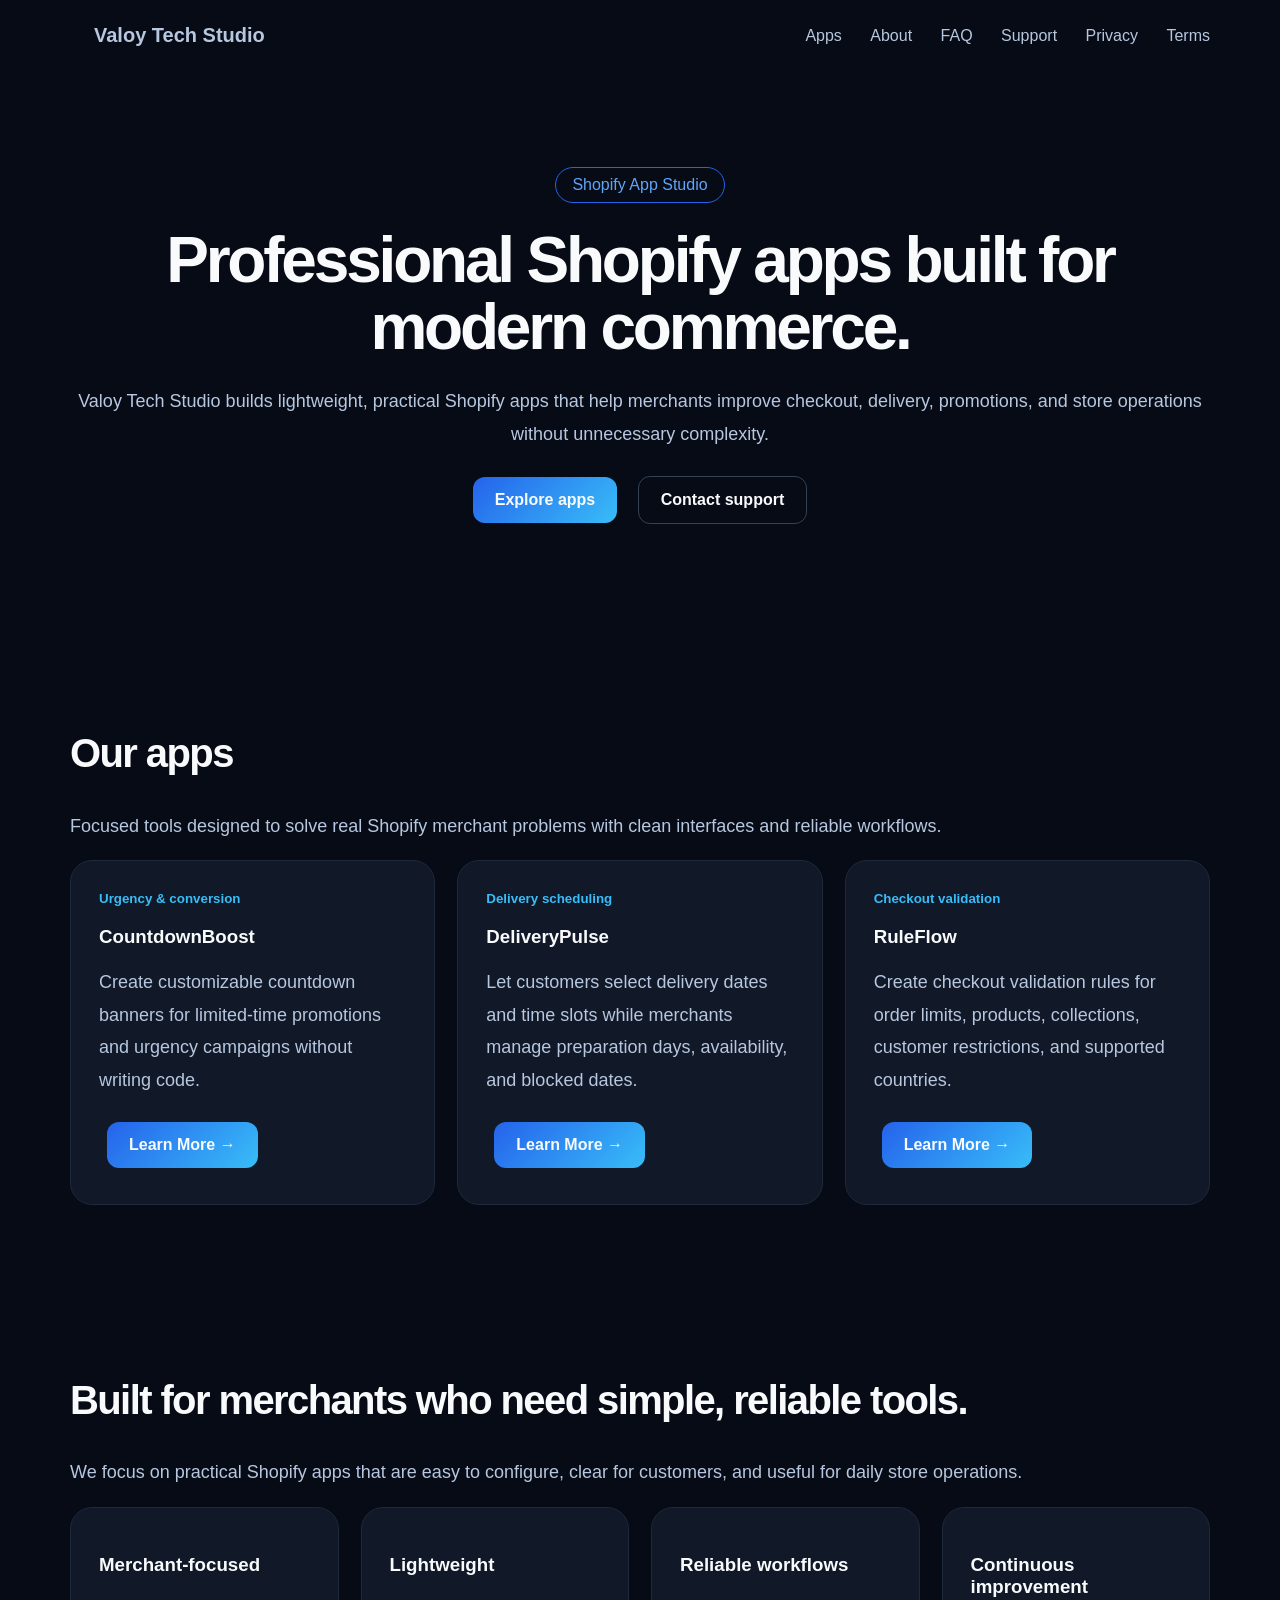
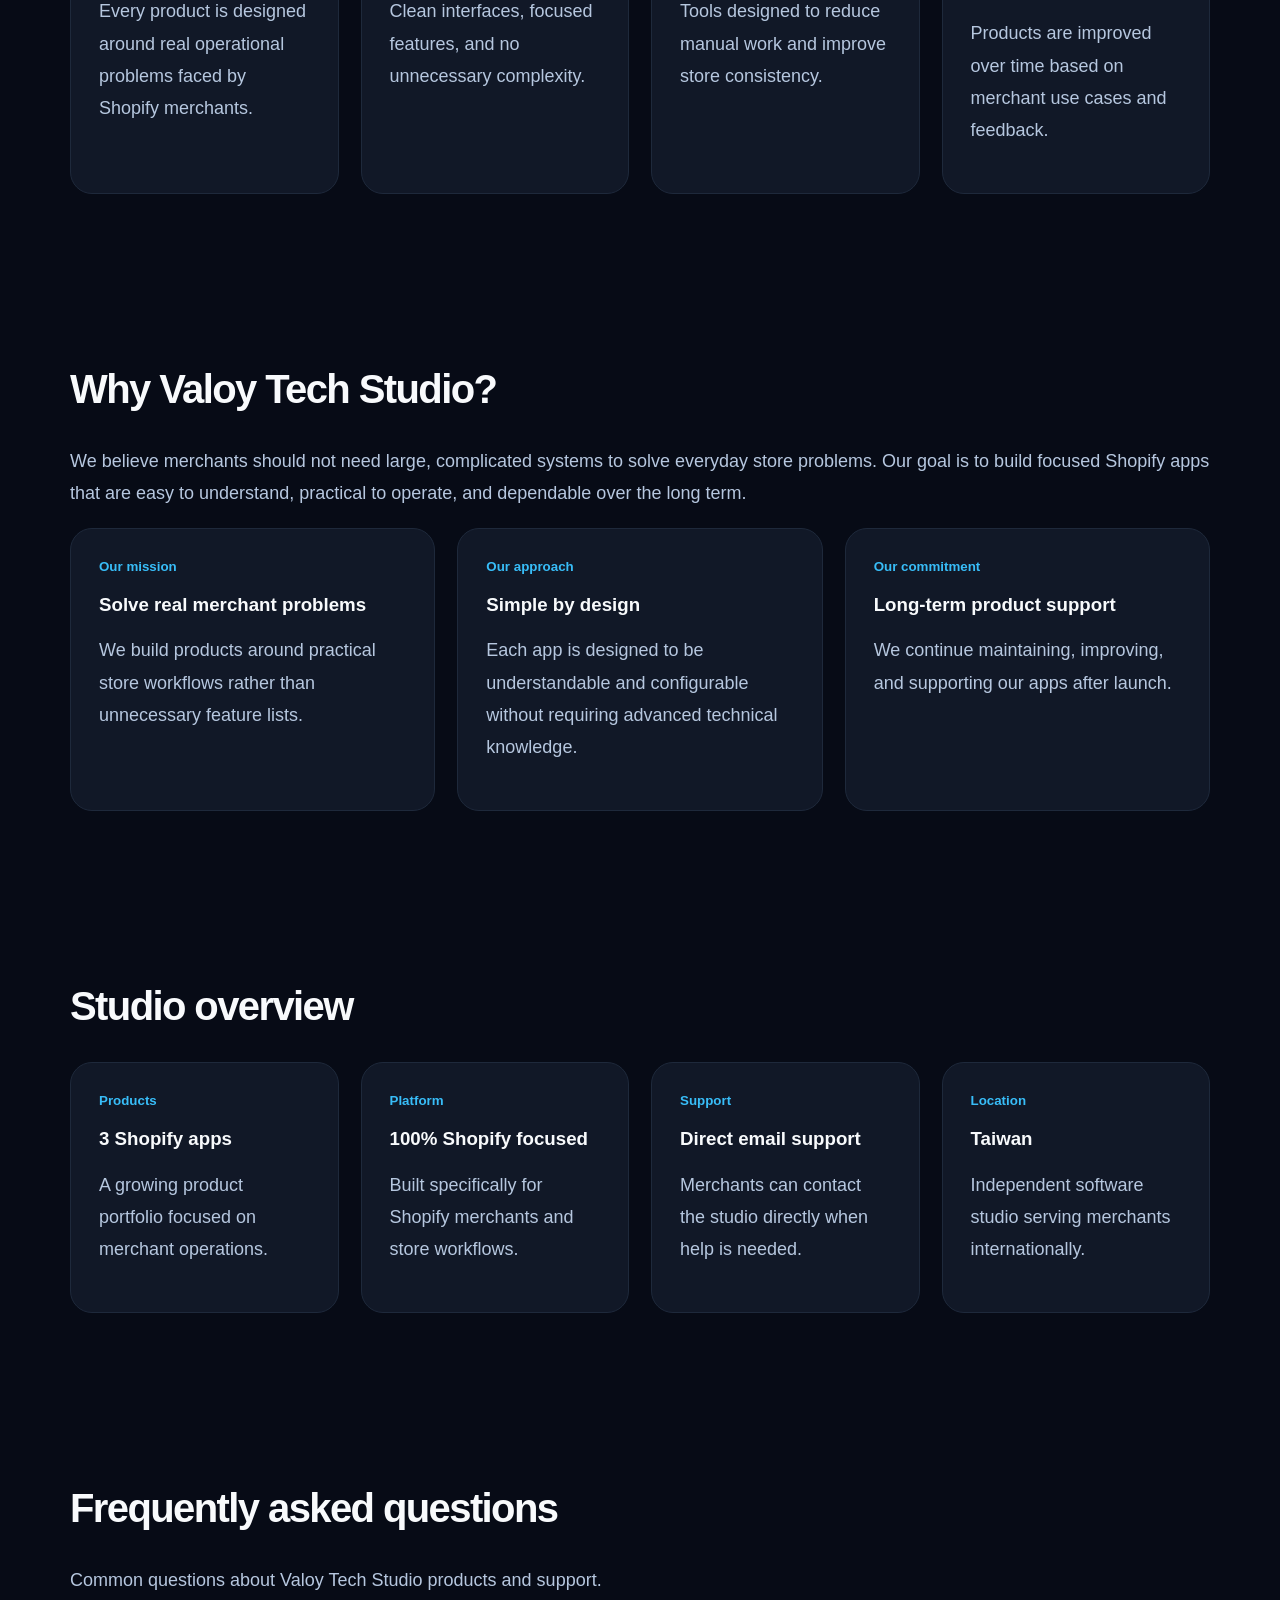
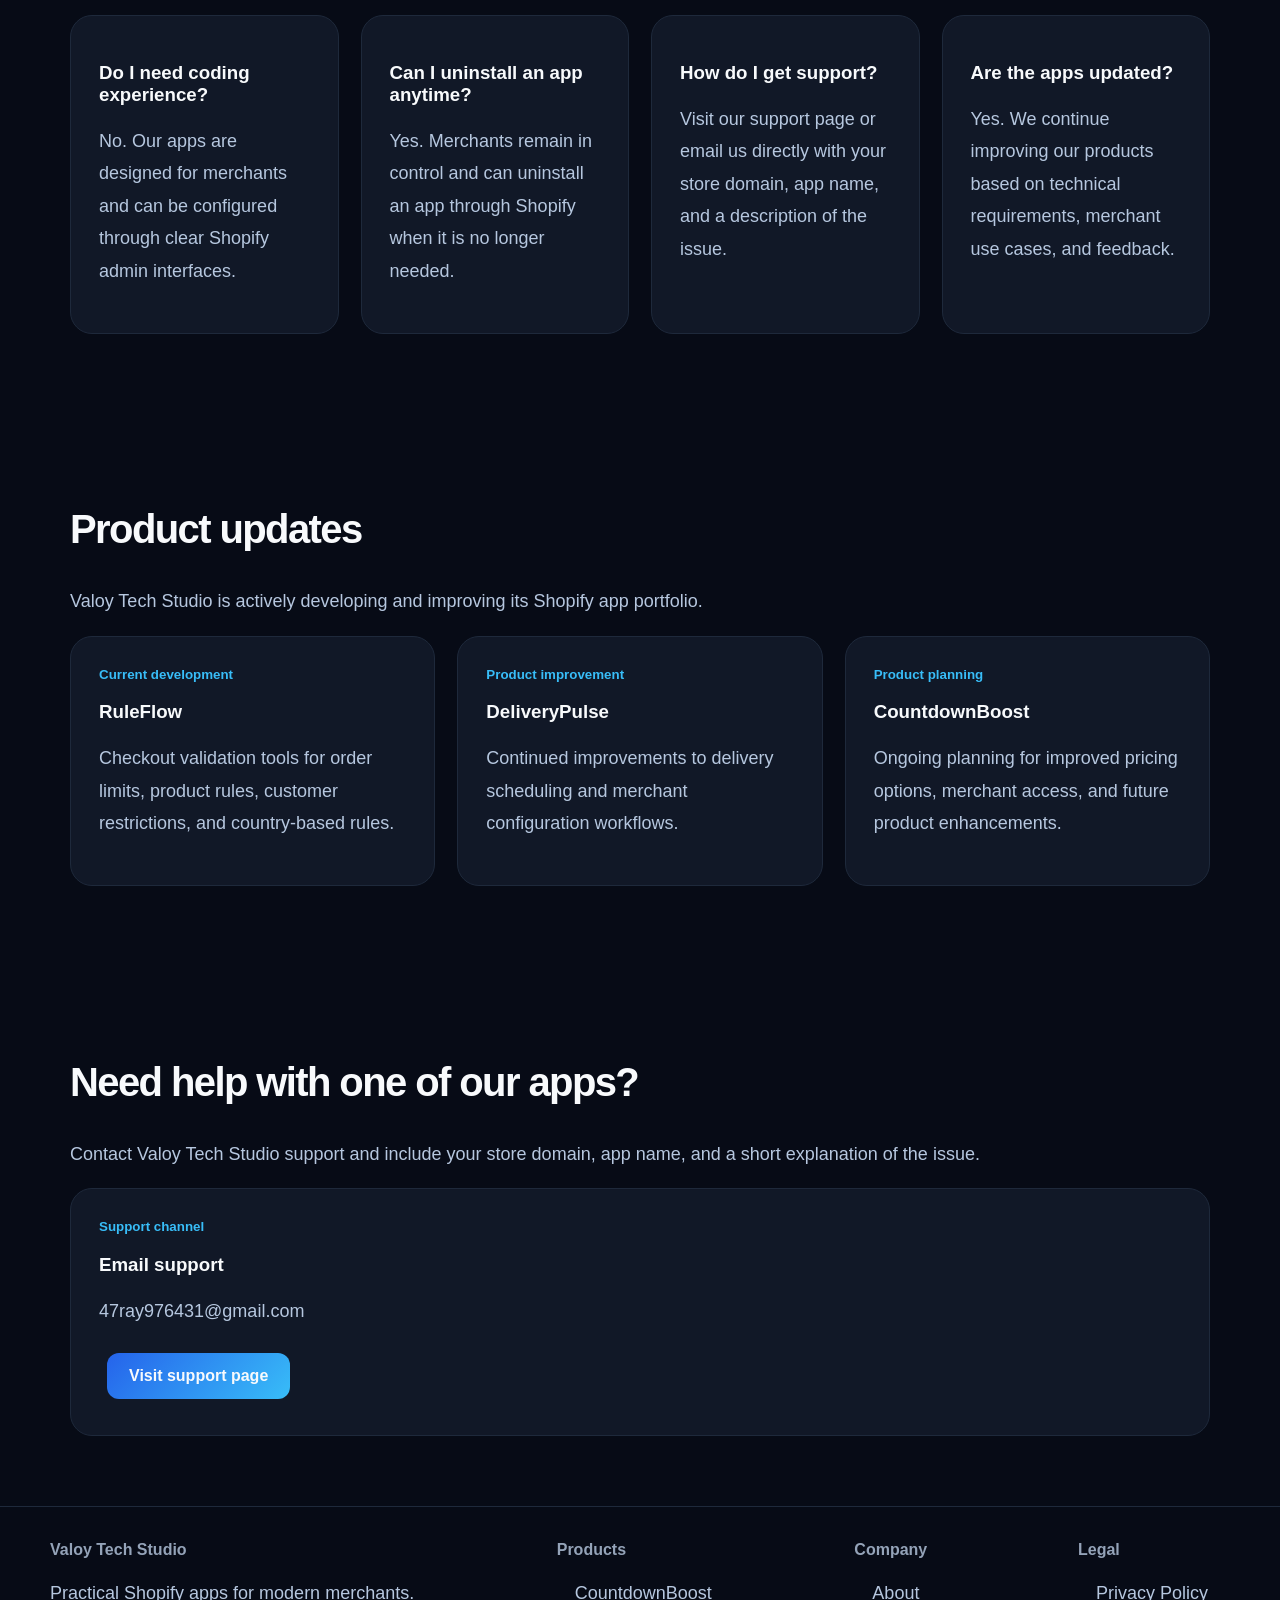
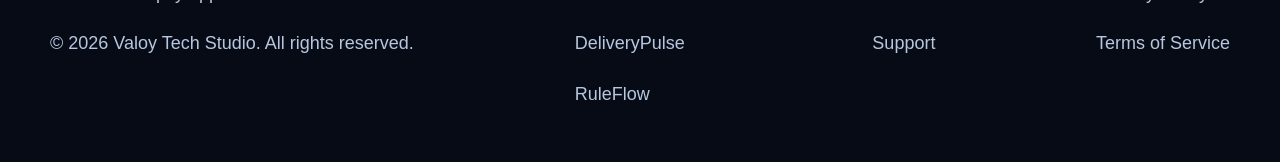
<file: index.html>
<!DOCTYPE html>
<html lang="en">
<head>
  <meta charset="UTF-8">
  <meta
    name="viewport"
    content="width=device-width, initial-scale=1.0"
  >

  <meta
    name="description"
    content="Valoy Tech Studio builds practical Shopify apps for checkout, delivery, promotions, and store operations."
  >

  <title>Valoy Tech Studio | Shopify App Studio</title>

  <link rel="stylesheet" href="assets/style.css">
</head>

<body>

  <!-- Navigation -->
  <nav class="nav">
    <a class="logo" href="index.html">
      Valoy Tech Studio
    </a>

    <div>
      <a href="#apps">Apps</a>
      <a href="about.html">About</a>
      <a href="#faq">FAQ</a>
      <a href="support.html">Support</a>
      <a href="privacy.html">Privacy</a>
      <a href="terms.html">Terms</a>
    </div>
  </nav>


  <!-- Hero -->
  <header class="hero">
    <div class="badge">
      Shopify App Studio
    </div>

    <h1>
      Professional Shopify apps built for modern commerce.
    </h1>

    <p>
      Valoy Tech Studio builds lightweight, practical Shopify apps
      that help merchants improve checkout, delivery, promotions,
      and store operations without unnecessary complexity.
    </p>

    <a class="btn primary" href="#apps">
      Explore apps
    </a>

    <a class="btn secondary" href="support.html">
      Contact support
    </a>
  </header>


  <!-- Products -->
  <section class="section" id="apps">
    <h2>Our apps</h2>

    <p>
      Focused tools designed to solve real Shopify merchant problems
      with clean interfaces and reliable workflows.
    </p>

    <div class="grid">

      <article class="card">
        <small>Urgency &amp; conversion</small>

        <h3>CountdownBoost</h3>

        <p>
          Create customizable countdown banners for limited-time
          promotions and urgency campaigns without writing code.
        </p>

        <a class="btn primary" href="countdownboost.html">
          Learn More →
        </a>
      </article>


      <article class="card">
        <small>Delivery scheduling</small>

        <h3>DeliveryPulse</h3>

        <p>
          Let customers select delivery dates and time slots while
          merchants manage preparation days, availability, and
          blocked dates.
        </p>

        <a class="btn primary" href="deliverypulse.html">
          Learn More →
        </a>
      </article>


      <article class="card">
        <small>Checkout validation</small>

        <h3>RuleFlow</h3>

        <p>
          Create checkout validation rules for order limits,
          products, collections, customer restrictions, and
          supported countries.
        </p>

        <a class="btn primary" href="ruleflow.html">
          Learn More →
        </a>
      </article>

    </div>
  </section>


  <!-- Why Valoy -->
  <section class="section">
    <h2>
      Built for merchants who need simple, reliable tools.
    </h2>

    <p>
      We focus on practical Shopify apps that are easy to configure,
      clear for customers, and useful for daily store operations.
    </p>

    <div class="grid">

      <article class="card">
        <h3>Merchant-focused</h3>

        <p>
          Every product is designed around real operational problems
          faced by Shopify merchants.
        </p>
      </article>


      <article class="card">
        <h3>Lightweight</h3>

        <p>
          Clean interfaces, focused features, and no unnecessary
          complexity.
        </p>
      </article>


      <article class="card">
        <h3>Reliable workflows</h3>

        <p>
          Tools designed to reduce manual work and improve store
          consistency.
        </p>
      </article>


      <article class="card">
        <h3>Continuous improvement</h3>

        <p>
          Products are improved over time based on merchant use cases
          and feedback.
        </p>
      </article>

    </div>
  </section>


  <!-- Mission -->
  <section class="section">
    <h2>Why Valoy Tech Studio?</h2>

    <p>
      We believe merchants should not need large, complicated systems
      to solve everyday store problems. Our goal is to build focused
      Shopify apps that are easy to understand, practical to operate,
      and dependable over the long term.
    </p>

    <div class="grid">

      <article class="card">
        <small>Our mission</small>

        <h3>Solve real merchant problems</h3>

        <p>
          We build products around practical store workflows rather
          than unnecessary feature lists.
        </p>
      </article>


      <article class="card">
        <small>Our approach</small>

        <h3>Simple by design</h3>

        <p>
          Each app is designed to be understandable and configurable
          without requiring advanced technical knowledge.
        </p>
      </article>


      <article class="card">
        <small>Our commitment</small>

        <h3>Long-term product support</h3>

        <p>
          We continue maintaining, improving, and supporting our apps
          after launch.
        </p>
      </article>

    </div>
  </section>


  <!-- Studio Facts -->
  <section class="section">
    <h2>Studio overview</h2>

    <div class="grid">

      <article class="card">
        <small>Products</small>
        <h3>3 Shopify apps</h3>
        <p>
          A growing product portfolio focused on merchant operations.
        </p>
      </article>


      <article class="card">
        <small>Platform</small>
        <h3>100% Shopify focused</h3>
        <p>
          Built specifically for Shopify merchants and store workflows.
        </p>
      </article>


      <article class="card">
        <small>Support</small>
        <h3>Direct email support</h3>
        <p>
          Merchants can contact the studio directly when help is needed.
        </p>
      </article>


      <article class="card">
        <small>Location</small>
        <h3>Taiwan</h3>
        <p>
          Independent software studio serving merchants internationally.
        </p>
      </article>

    </div>
  </section>


  <!-- FAQ -->
  <section class="section" id="faq">
    <h2>Frequently asked questions</h2>

    <p>
      Common questions about Valoy Tech Studio products and support.
    </p>

    <div class="grid">

      <article class="card">
        <h3>Do I need coding experience?</h3>

        <p>
          No. Our apps are designed for merchants and can be configured
          through clear Shopify admin interfaces.
        </p>
      </article>


      <article class="card">
        <h3>Can I uninstall an app anytime?</h3>

        <p>
          Yes. Merchants remain in control and can uninstall an app
          through Shopify when it is no longer needed.
        </p>
      </article>


      <article class="card">
        <h3>How do I get support?</h3>

        <p>
          Visit our support page or email us directly with your store
          domain, app name, and a description of the issue.
        </p>
      </article>


      <article class="card">
        <h3>Are the apps updated?</h3>

        <p>
          Yes. We continue improving our products based on technical
          requirements, merchant use cases, and feedback.
        </p>
      </article>

    </div>
  </section>


  <!-- Updates -->
  <section class="section">
    <h2>Product updates</h2>

    <p>
      Valoy Tech Studio is actively developing and improving its Shopify
      app portfolio.
    </p>

    <div class="grid">

      <article class="card">
        <small>Current development</small>

        <h3>RuleFlow</h3>

        <p>
          Checkout validation tools for order limits, product rules,
          customer restrictions, and country-based rules.
        </p>
      </article>


      <article class="card">
        <small>Product improvement</small>

        <h3>DeliveryPulse</h3>

        <p>
          Continued improvements to delivery scheduling and merchant
          configuration workflows.
        </p>
      </article>


      <article class="card">
        <small>Product planning</small>

        <h3>CountdownBoost</h3>

        <p>
          Ongoing planning for improved pricing options, merchant access,
          and future product enhancements.
        </p>
      </article>

    </div>
  </section>


  <!-- Support CTA -->
  <section class="section">
    <h2>Need help with one of our apps?</h2>

    <p>
      Contact Valoy Tech Studio support and include your store domain,
      app name, and a short explanation of the issue.
    </p>

    <div class="card">
      <small>Support channel</small>

      <h3>Email support</h3>

      <p>
        <a href="mailto:47ray976431@gmail.com">
          47ray976431@gmail.com
        </a>
      </p>

      <a class="btn primary" href="support.html">
        Visit support page
      </a>
    </div>
  </section>


  <!-- Footer -->
  <footer class="footer">
    <div class="footer-inner">

      <div>
        <strong>Valoy Tech Studio</strong>

        <p>
          Practical Shopify apps for modern merchants.
        </p>

        <p>
          © 2026 Valoy Tech Studio. All rights reserved.
        </p>
      </div>


      <div>
        <strong>Products</strong>

        <p>
          <a href="countdownboost.html">CountdownBoost</a>
        </p>

        <p>
          <a href="deliverypulse.html">DeliveryPulse</a>
        </p>

        <p>
          <a href="ruleflow.html">RuleFlow</a>
        </p>
      </div>


      <div>
        <strong>Company</strong>

        <p>
          <a href="about.html">About</a>
        </p>

        <p>
          <a href="support.html">Support</a>
        </p>
      </div>


      <div>
        <strong>Legal</strong>

        <p>
          <a href="privacy.html">Privacy Policy</a>
        </p>

        <p>
          <a href="terms.html">Terms of Service</a>
        </p>
      </div>

    </div>
  </footer>

</body>
</html>
</file>
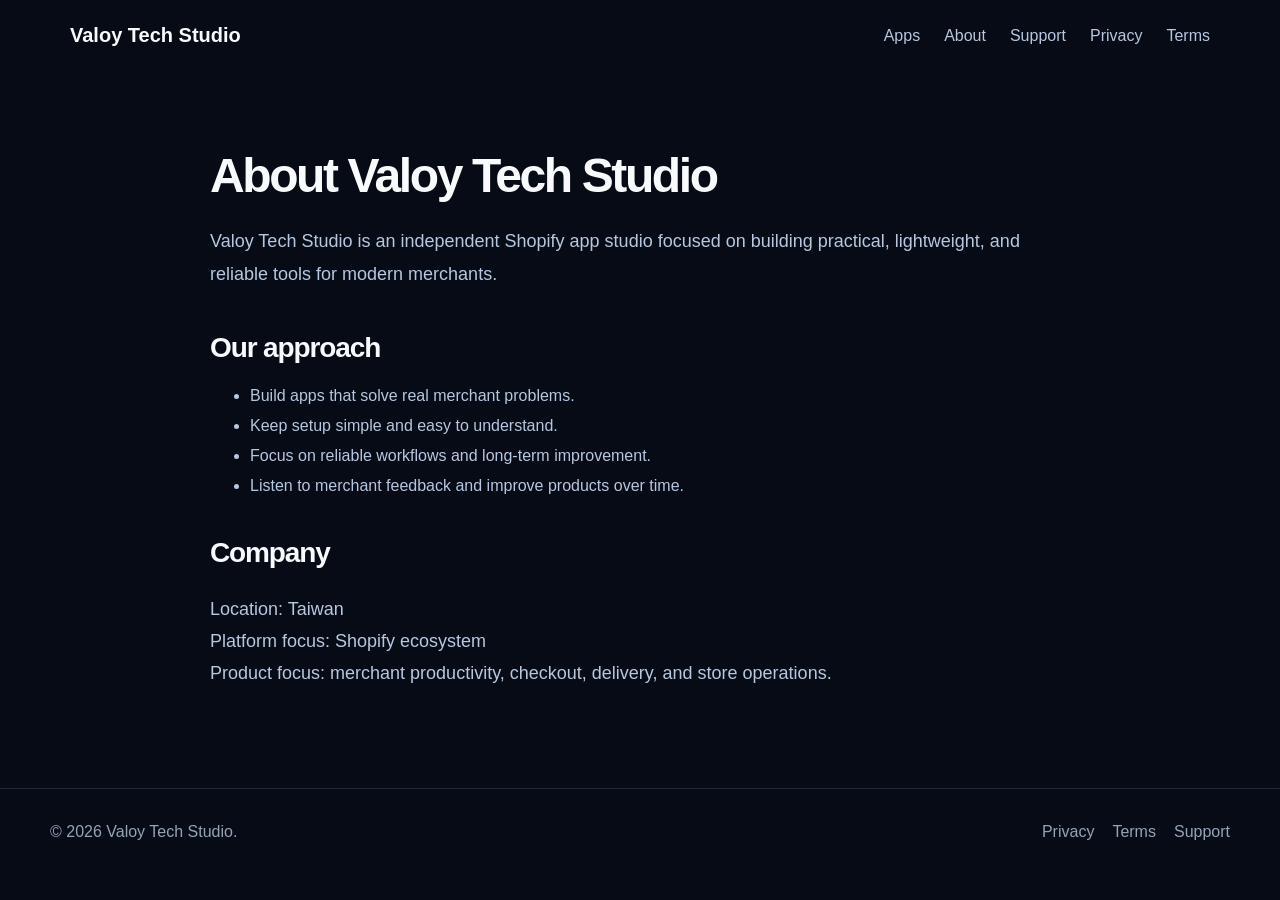
<file: about.html>
<!DOCTYPE html>
<html lang="en"><head><meta charset="UTF-8"><meta name="viewport" content="width=device-width, initial-scale=1.0"><title>About | Valoy Tech Studio</title><link rel="stylesheet" href="assets/style.css"></head>
<body>
<nav class="nav"><div class="logo">Valoy Tech Studio</div><div><a href="index.html">Apps</a><a href="about.html">About</a><a href="support.html">Support</a><a href="privacy.html">Privacy</a><a href="terms.html">Terms</a></div></nav>
<main class="page">
<h1>About Valoy Tech Studio</h1>
<p>Valoy Tech Studio is an independent Shopify app studio focused on building practical, lightweight, and reliable tools for modern merchants.</p>
<h2>Our approach</h2>
<ul class="list">
<li>Build apps that solve real merchant problems.</li>
<li>Keep setup simple and easy to understand.</li>
<li>Focus on reliable workflows and long-term improvement.</li>
<li>Listen to merchant feedback and improve products over time.</li>
</ul>
<h2>Company</h2>
<p>Location: Taiwan<br>Platform focus: Shopify ecosystem<br>Product focus: merchant productivity, checkout, delivery, and store operations.</p>
</main>
<footer class="footer"><div class="footer-inner"><div>© 2026 Valoy Tech Studio.</div><div><a href="privacy.html">Privacy</a><a href="terms.html">Terms</a><a href="support.html">Support</a></div></div></footer>
</body></html>
</file>
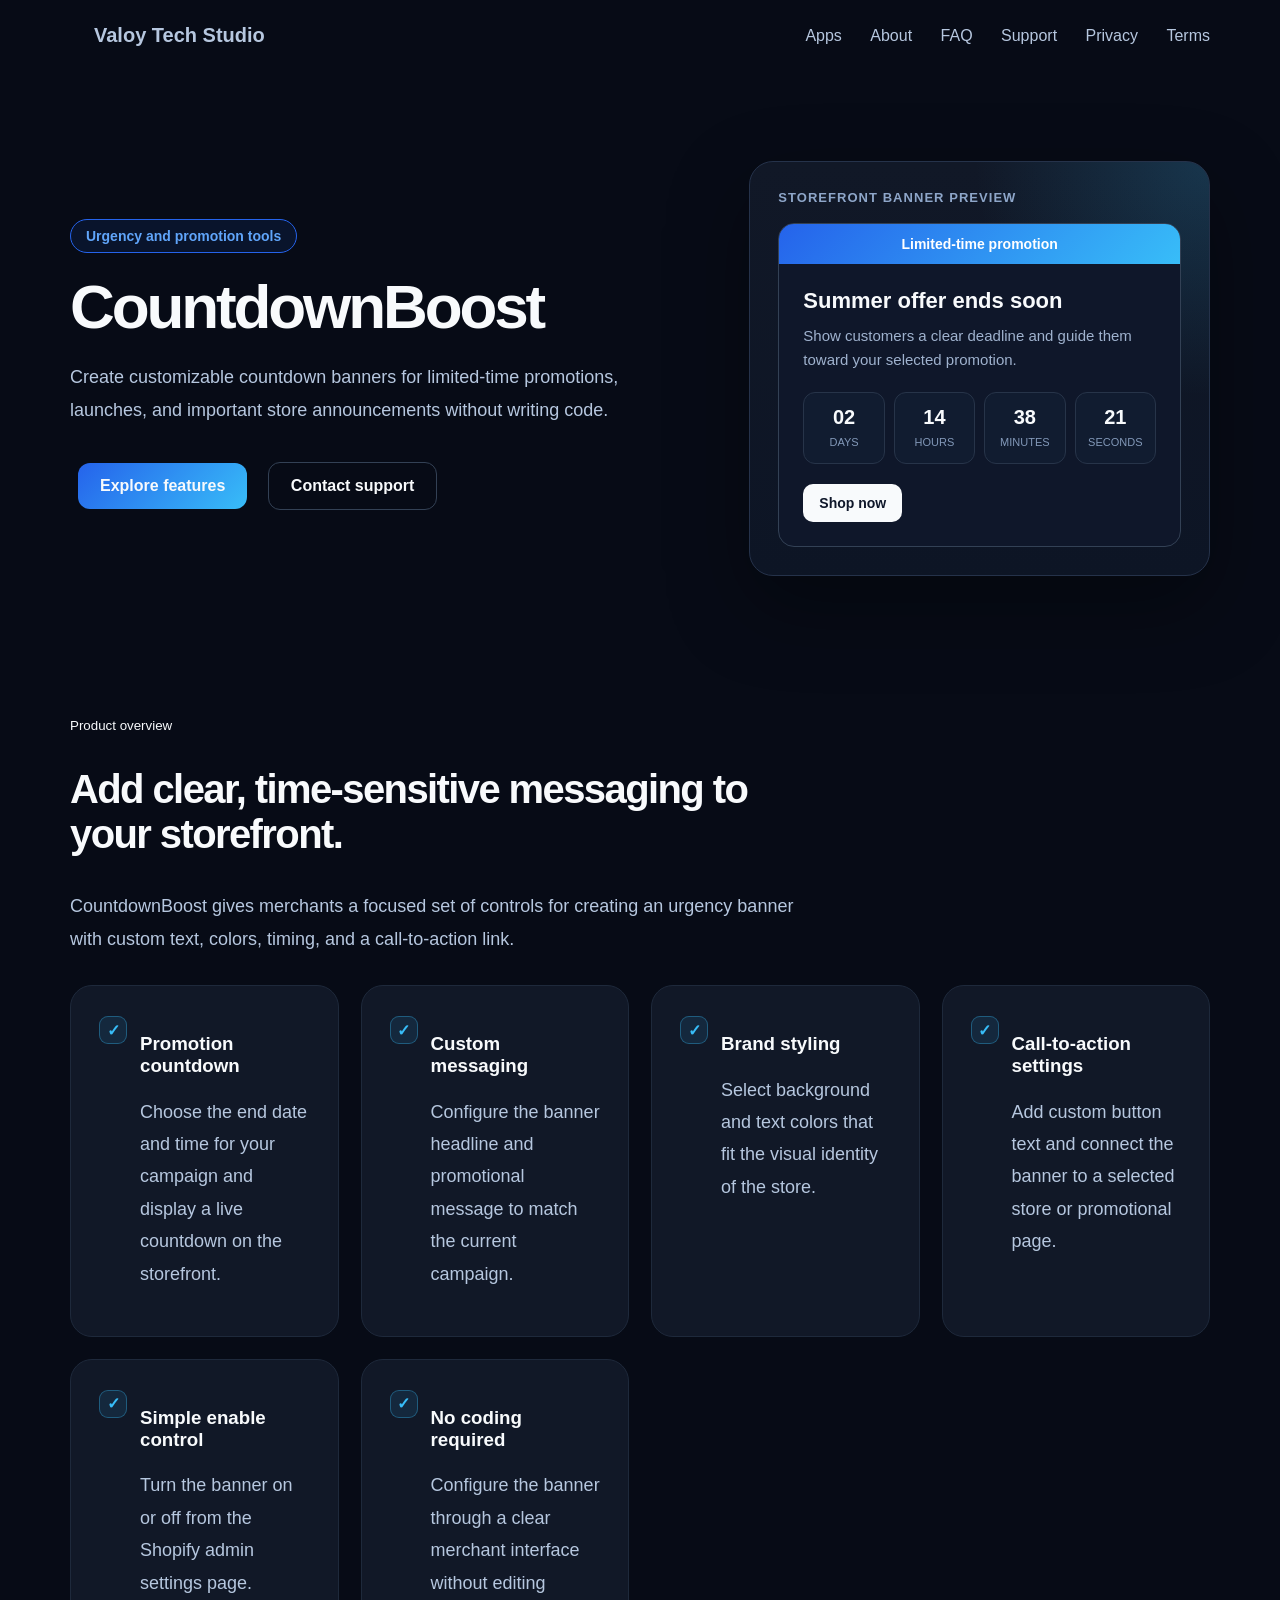
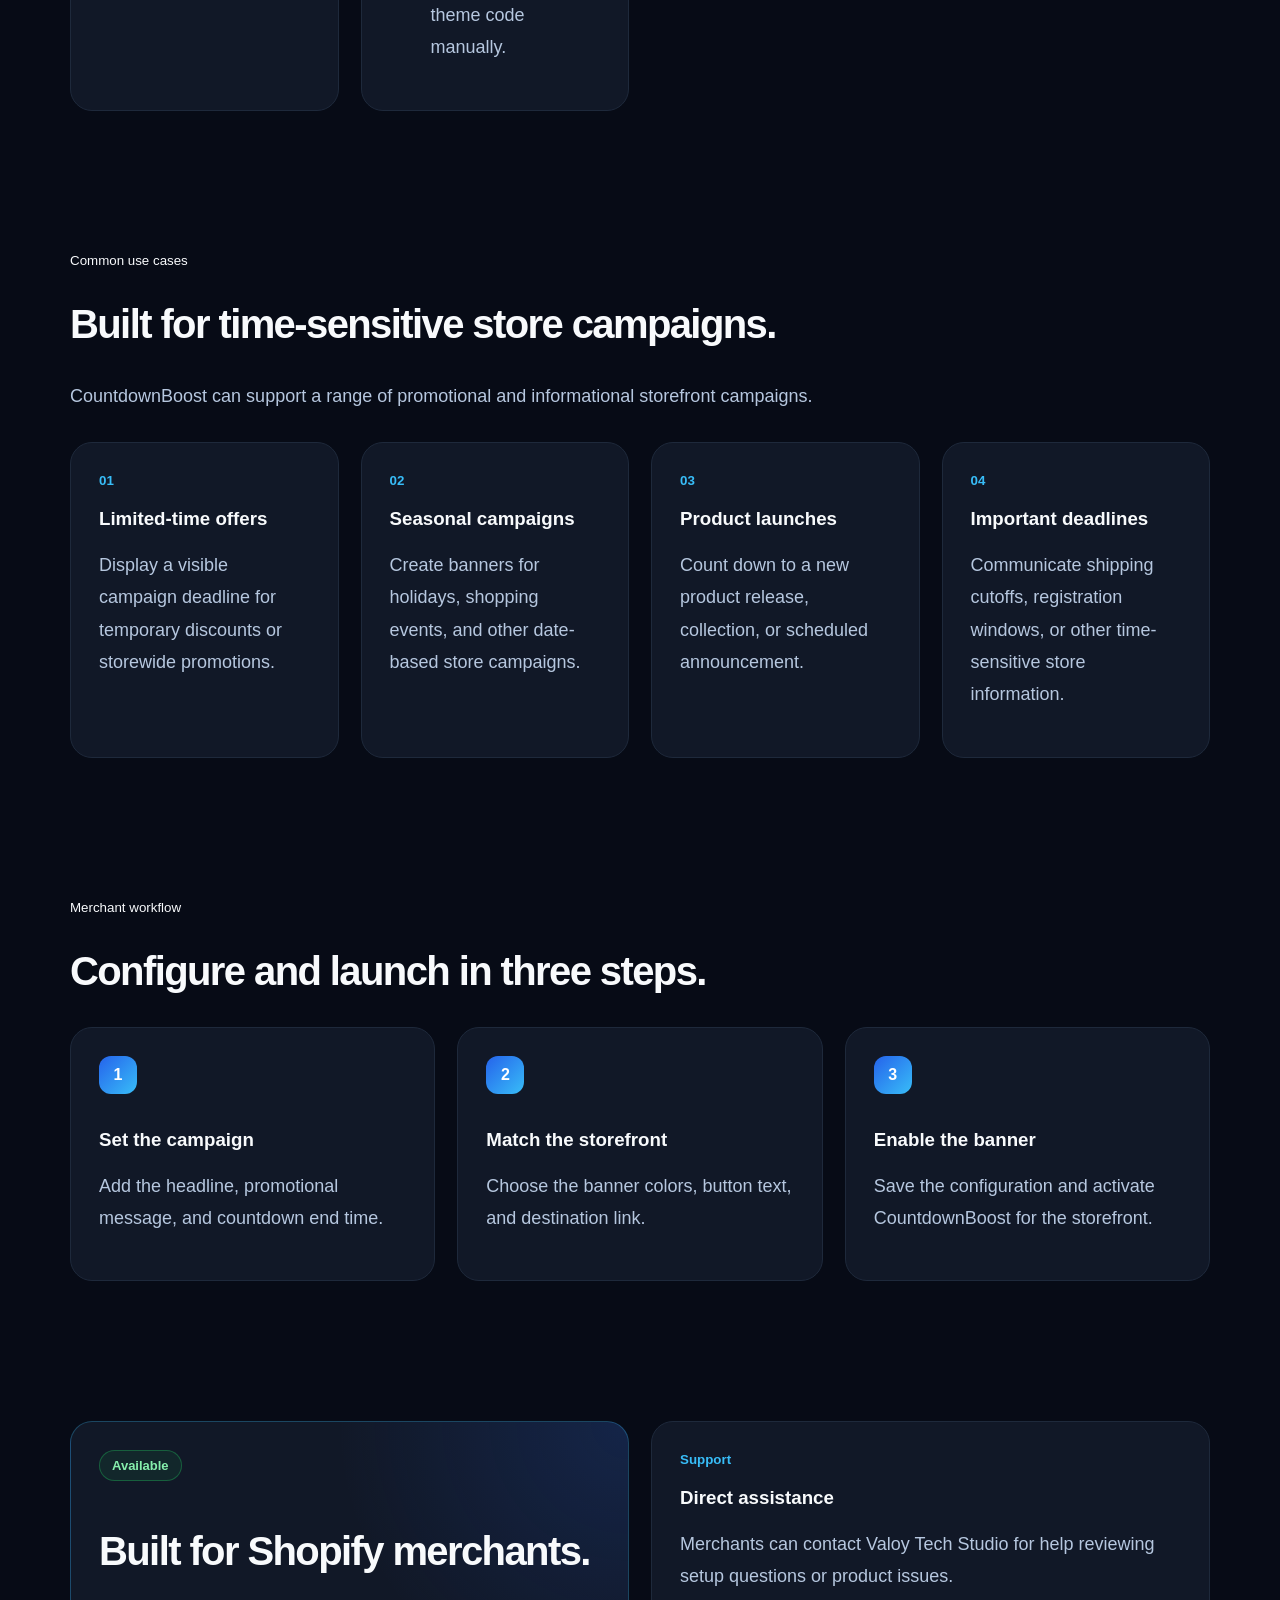
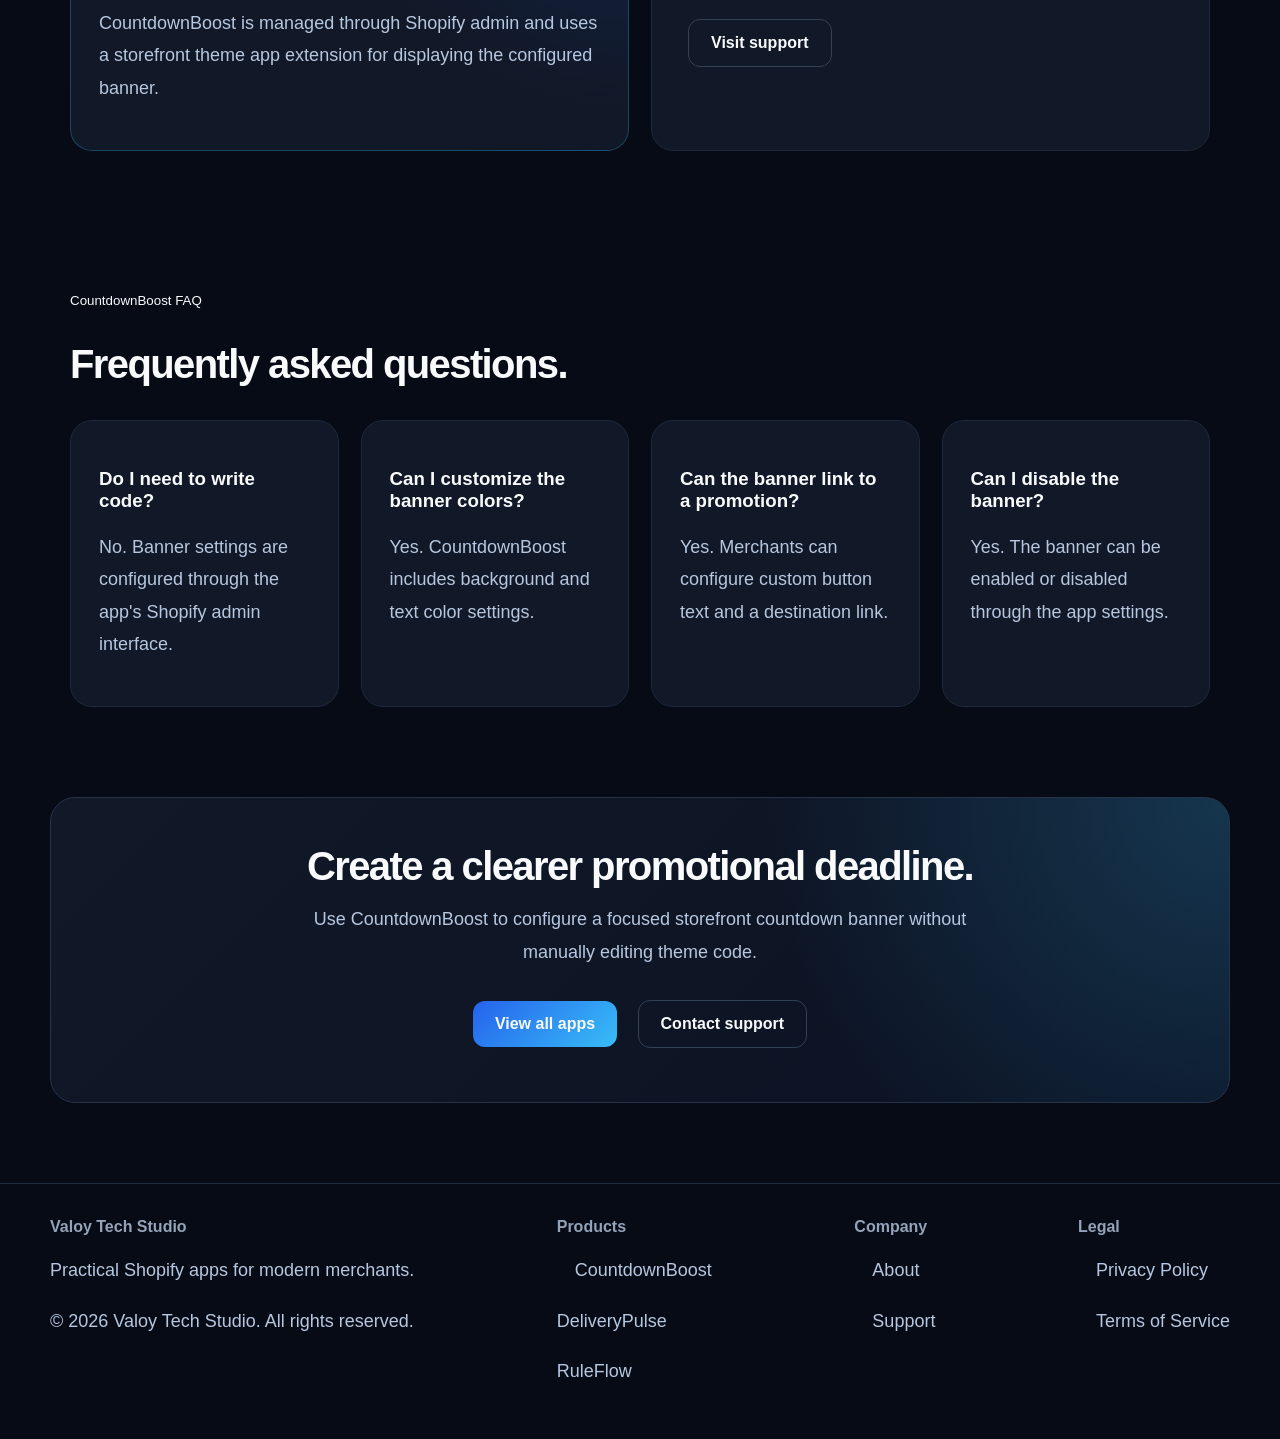
<file: countdownboost.html>
<!DOCTYPE html>
<html lang="en">
<head>
  <meta charset="UTF-8">

  <meta
    name="viewport"
    content="width=device-width, initial-scale=1.0"
  >

  <meta
    name="description"
    content="CountdownBoost is a lightweight Shopify countdown banner app with customizable messaging, colors, timing, and call-to-action settings."
  >

  <title>CountdownBoost | Valoy Tech Studio</title>

  <link rel="stylesheet" href="assets/style.css">

  <style>
    .product-hero {
      max-width: 1180px;
      margin: 0 auto;
      padding: 90px 20px 70px;
      display: grid;
      grid-template-columns: 1.15fr .85fr;
      gap: 56px;
      align-items: center;
    }

    .product-eyebrow {
      display: inline-block;
      padding: 8px 15px;
      margin-bottom: 22px;
      border: 1px solid #2563eb;
      border-radius: 999px;
      background: rgba(37, 99, 235, .1);
      color: #60a5fa;
      font-size: 14px;
      font-weight: 700;
    }

    .product-hero h1 {
      margin: 0 0 22px;
      font-size: 62px;
      line-height: 1.04;
      letter-spacing: -.05em;
    }

    .product-hero p {
      max-width: 680px;
      margin: 0 0 28px;
    }

    .product-panel {
      position: relative;
      overflow: hidden;
      padding: 28px;
      border: 1px solid #25324a;
      border-radius: 24px;
      background:
        radial-gradient(circle at top right, rgba(56, 189, 248, .18), transparent 38%),
        linear-gradient(180deg, #111827, #0d1525);
      box-shadow: 0 30px 80px rgba(0, 0, 0, .35);
    }

    .product-panel-label {
      margin-bottom: 18px;
      color: #8ea6c9;
      font-size: 13px;
      font-weight: 700;
      letter-spacing: .08em;
      text-transform: uppercase;
    }

    .banner-preview {
      overflow: hidden;
      border: 1px solid #334155;
      border-radius: 16px;
      background: #0f172a;
    }

    .banner-preview-top {
      padding: 12px 16px;
      background: linear-gradient(135deg, #2563eb, #38bdf8);
      color: #fff;
      font-size: 14px;
      font-weight: 800;
      text-align: center;
    }

    .banner-preview-body {
      padding: 24px;
    }

    .banner-preview-body h3 {
      margin: 0 0 10px;
      font-size: 22px;
    }

    .banner-preview-body p {
      margin: 0 0 20px;
      color: #9fb2ce;
      font-size: 15px;
      line-height: 1.6;
    }

    .timer-row {
      display: grid;
      grid-template-columns: repeat(4, 1fr);
      gap: 9px;
      margin: 20px 0;
    }

    .timer-box {
      padding: 13px 8px;
      border: 1px solid #273449;
      border-radius: 12px;
      background: #111c30;
      text-align: center;
    }

    .timer-box strong {
      display: block;
      margin-bottom: 3px;
      font-size: 20px;
    }

    .timer-box span {
      color: #8298b8;
      font-size: 11px;
      text-transform: uppercase;
    }

    .preview-button {
      display: inline-block;
      padding: 11px 16px;
      border-radius: 10px;
      background: #f8fafc;
      color: #0f172a;
      font-size: 14px;
      font-weight: 800;
    }

    .section-intro {
      max-width: 760px;
      margin-bottom: 30px;
    }

    .feature-check {
      display: flex;
      gap: 13px;
      align-items: flex-start;
    }

    .check-icon {
      flex: 0 0 auto;
      width: 28px;
      height: 28px;
      display: grid;
      place-items: center;
      margin-top: 2px;
      border: 1px solid rgba(56, 189, 248, .35);
      border-radius: 9px;
      background: rgba(56, 189, 248, .1);
      color: #38bdf8;
      font-weight: 900;
    }

    .use-case {
      min-height: 190px;
    }

    .step-number {
      display: inline-grid;
      width: 38px;
      height: 38px;
      place-items: center;
      margin-bottom: 16px;
      border-radius: 12px;
      background: linear-gradient(135deg, #2563eb, #38bdf8);
      color: #fff;
      font-weight: 900;
    }

    .status-card {
      border-color: rgba(56, 189, 248, .28);
      background:
        radial-gradient(circle at top right, rgba(37, 99, 235, .17), transparent 45%),
        #111827;
    }

    .status-pill {
      display: inline-block;
      padding: 7px 12px;
      margin-bottom: 14px;
      border: 1px solid rgba(34, 197, 94, .35);
      border-radius: 999px;
      background: rgba(34, 197, 94, .09);
      color: #86efac;
      font-size: 13px;
      font-weight: 800;
    }

    .product-cta {
      max-width: 1180px;
      margin: 20px auto 80px;
      padding: 46px 34px;
      border: 1px solid #26344b;
      border-radius: 25px;
      background:
        radial-gradient(circle at top right, rgba(56, 189, 248, .2), transparent 38%),
        linear-gradient(135deg, #111827, #0b1324);
      text-align: center;
    }

    .product-cta h2 {
      margin: 0 0 14px;
    }

    .product-cta p {
      max-width: 700px;
      margin: 0 auto 24px;
    }

    @media (max-width: 860px) {
      .product-hero {
        grid-template-columns: 1fr;
        padding-top: 65px;
      }

      .product-hero h1 {
        font-size: 47px;
      }
    }

    @media (max-width: 560px) {
      .timer-row {
        grid-template-columns: repeat(2, 1fr);
      }
    }
  </style>
</head>

<body>

  <!-- Navigation -->
  <nav class="nav">
    <a class="logo" href="index.html">
      Valoy Tech Studio
    </a>

    <div>
      <a href="index.html#apps">Apps</a>
      <a href="about.html">About</a>
      <a href="index.html#faq">FAQ</a>
      <a href="support.html">Support</a>
      <a href="privacy.html">Privacy</a>
      <a href="terms.html">Terms</a>
    </div>
  </nav>


  <!-- Product hero -->
  <header class="product-hero">

    <div>
      <div class="product-eyebrow">
        Urgency and promotion tools
      </div>

      <h1>
        CountdownBoost
      </h1>

      <p>
        Create customizable countdown banners for limited-time
        promotions, launches, and important store announcements
        without writing code.
      </p>

      <a class="btn primary" href="#features">
        Explore features
      </a>

      <a class="btn secondary" href="support.html">
        Contact support
      </a>
    </div>


    <div class="product-panel">

      <div class="product-panel-label">
        Storefront banner preview
      </div>

      <div class="banner-preview">

        <div class="banner-preview-top">
          Limited-time promotion
        </div>

        <div class="banner-preview-body">

          <h3>
            Summer offer ends soon
          </h3>

          <p>
            Show customers a clear deadline and guide them
            toward your selected promotion.
          </p>

          <div class="timer-row">

            <div class="timer-box">
              <strong>02</strong>
              <span>Days</span>
            </div>

            <div class="timer-box">
              <strong>14</strong>
              <span>Hours</span>
            </div>

            <div class="timer-box">
              <strong>38</strong>
              <span>Minutes</span>
            </div>

            <div class="timer-box">
              <strong>21</strong>
              <span>Seconds</span>
            </div>

          </div>

          <span class="preview-button">
            Shop now
          </span>

        </div>
      </div>
    </div>

  </header>


  <!-- Overview -->
  <section class="section">

    <div class="section-intro">
      <small>Product overview</small>

      <h2>
        Add clear, time-sensitive messaging to your storefront.
      </h2>

      <p>
        CountdownBoost gives merchants a focused set of controls for
        creating an urgency banner with custom text, colors, timing,
        and a call-to-action link.
      </p>
    </div>

    <div class="grid">

      <article class="card">
        <div class="feature-check">
          <span class="check-icon">✓</span>

          <div>
            <h3>Promotion countdown</h3>

            <p>
              Choose the end date and time for your campaign
              and display a live countdown on the storefront.
            </p>
          </div>
        </div>
      </article>


      <article class="card">
        <div class="feature-check">
          <span class="check-icon">✓</span>

          <div>
            <h3>Custom messaging</h3>

            <p>
              Configure the banner headline and promotional
              message to match the current campaign.
            </p>
          </div>
        </div>
      </article>


      <article class="card">
        <div class="feature-check">
          <span class="check-icon">✓</span>

          <div>
            <h3>Brand styling</h3>

            <p>
              Select background and text colors that fit
              the visual identity of the store.
            </p>
          </div>
        </div>
      </article>


      <article class="card">
        <div class="feature-check">
          <span class="check-icon">✓</span>

          <div>
            <h3>Call-to-action settings</h3>

            <p>
              Add custom button text and connect the banner
              to a selected store or promotional page.
            </p>
          </div>
        </div>
      </article>


      <article class="card">
        <div class="feature-check">
          <span class="check-icon">✓</span>

          <div>
            <h3>Simple enable control</h3>

            <p>
              Turn the banner on or off from the Shopify
              admin settings page.
            </p>
          </div>
        </div>
      </article>


      <article class="card">
        <div class="feature-check">
          <span class="check-icon">✓</span>

          <div>
            <h3>No coding required</h3>

            <p>
              Configure the banner through a clear merchant
              interface without editing theme code manually.
            </p>
          </div>
        </div>
      </article>

    </div>
  </section>


  <!-- Use cases -->
  <section class="section" id="features">

    <div class="section-intro">
      <small>Common use cases</small>

      <h2>
        Built for time-sensitive store campaigns.
      </h2>

      <p>
        CountdownBoost can support a range of promotional and
        informational storefront campaigns.
      </p>
    </div>

    <div class="grid">

      <article class="card use-case">
        <small>01</small>
        <h3>Limited-time offers</h3>
        <p>
          Display a visible campaign deadline for temporary
          discounts or storewide promotions.
        </p>
      </article>


      <article class="card use-case">
        <small>02</small>
        <h3>Seasonal campaigns</h3>
        <p>
          Create banners for holidays, shopping events, and
          other date-based store campaigns.
        </p>
      </article>


      <article class="card use-case">
        <small>03</small>
        <h3>Product launches</h3>
        <p>
          Count down to a new product release, collection,
          or scheduled announcement.
        </p>
      </article>


      <article class="card use-case">
        <small>04</small>
        <h3>Important deadlines</h3>
        <p>
          Communicate shipping cutoffs, registration windows,
          or other time-sensitive store information.
        </p>
      </article>

    </div>
  </section>


  <!-- Workflow -->
  <section class="section">

    <div class="section-intro">
      <small>Merchant workflow</small>

      <h2>
        Configure and launch in three steps.
      </h2>
    </div>

    <div class="grid">

      <article class="card">
        <span class="step-number">1</span>
        <h3>Set the campaign</h3>
        <p>
          Add the headline, promotional message, and countdown
          end time.
        </p>
      </article>


      <article class="card">
        <span class="step-number">2</span>
        <h3>Match the storefront</h3>
        <p>
          Choose the banner colors, button text, and destination
          link.
        </p>
      </article>


      <article class="card">
        <span class="step-number">3</span>
        <h3>Enable the banner</h3>
        <p>
          Save the configuration and activate CountdownBoost
          for the storefront.
        </p>
      </article>

    </div>
  </section>


  <!-- Availability -->
  <section class="section">

    <div class="grid">

      <article class="card status-card">
        <span class="status-pill">
          Available
        </span>

        <h2>
          Built for Shopify merchants.
        </h2>

        <p>
          CountdownBoost is managed through Shopify admin and
          uses a storefront theme app extension for displaying
          the configured banner.
        </p>
      </article>


      <article class="card">
        <small>Support</small>

        <h3>Direct assistance</h3>

        <p>
          Merchants can contact Valoy Tech Studio for help
          reviewing setup questions or product issues.
        </p>

        <a class="btn secondary" href="support.html">
          Visit support
        </a>
      </article>

    </div>
  </section>


  <!-- FAQ -->
  <section class="section">

    <div class="section-intro">
      <small>CountdownBoost FAQ</small>

      <h2>
        Frequently asked questions.
      </h2>
    </div>

    <div class="grid">

      <article class="card">
        <h3>Do I need to write code?</h3>

        <p>
          No. Banner settings are configured through the app's
          Shopify admin interface.
        </p>
      </article>


      <article class="card">
        <h3>Can I customize the banner colors?</h3>

        <p>
          Yes. CountdownBoost includes background and text
          color settings.
        </p>
      </article>


      <article class="card">
        <h3>Can the banner link to a promotion?</h3>

        <p>
          Yes. Merchants can configure custom button text
          and a destination link.
        </p>
      </article>


      <article class="card">
        <h3>Can I disable the banner?</h3>

        <p>
          Yes. The banner can be enabled or disabled through
          the app settings.
        </p>
      </article>

    </div>
  </section>


  <!-- Final CTA -->
  <section class="product-cta">

    <h2>
      Create a clearer promotional deadline.
    </h2>

    <p>
      Use CountdownBoost to configure a focused storefront
      countdown banner without manually editing theme code.
    </p>

    <a class="btn primary" href="index.html#apps">
      View all apps
    </a>

    <a class="btn secondary" href="support.html">
      Contact support
    </a>

  </section>


  <!-- Footer -->
  <footer class="footer">

    <div class="footer-inner">

      <div>
        <strong>Valoy Tech Studio</strong>

        <p>
          Practical Shopify apps for modern merchants.
        </p>

        <p>
          © 2026 Valoy Tech Studio. All rights reserved.
        </p>
      </div>


      <div>
        <strong>Products</strong>

        <p>
          <a href="countdownboost.html">
            CountdownBoost
          </a>
        </p>

        <p>DeliveryPulse</p>
        <p>RuleFlow</p>
      </div>


      <div>
        <strong>Company</strong>

        <p>
          <a href="about.html">About</a>
        </p>

        <p>
          <a href="support.html">Support</a>
        </p>
      </div>


      <div>
        <strong>Legal</strong>

        <p>
          <a href="privacy.html">Privacy Policy</a>
        </p>

        <p>
          <a href="terms.html">Terms of Service</a>
        </p>
      </div>

    </div>

  </footer>

</body>
</html>
</file>
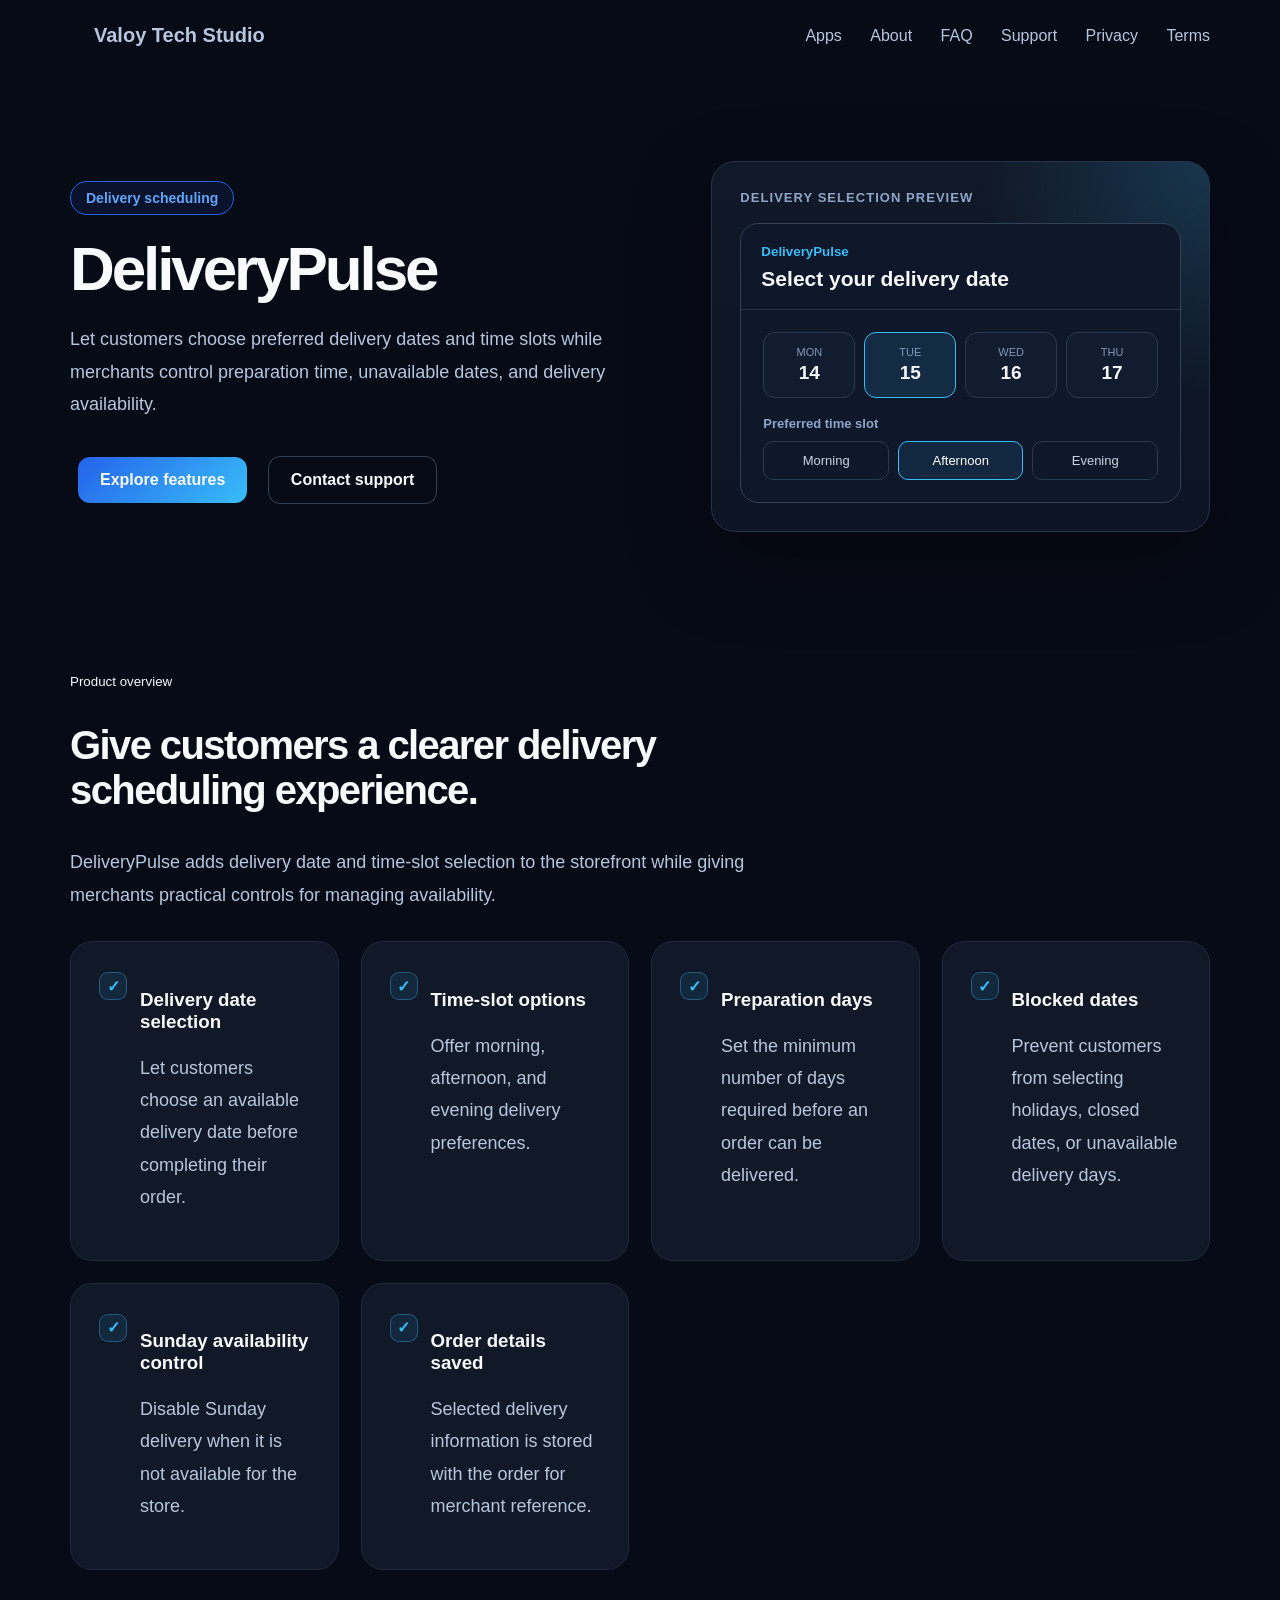
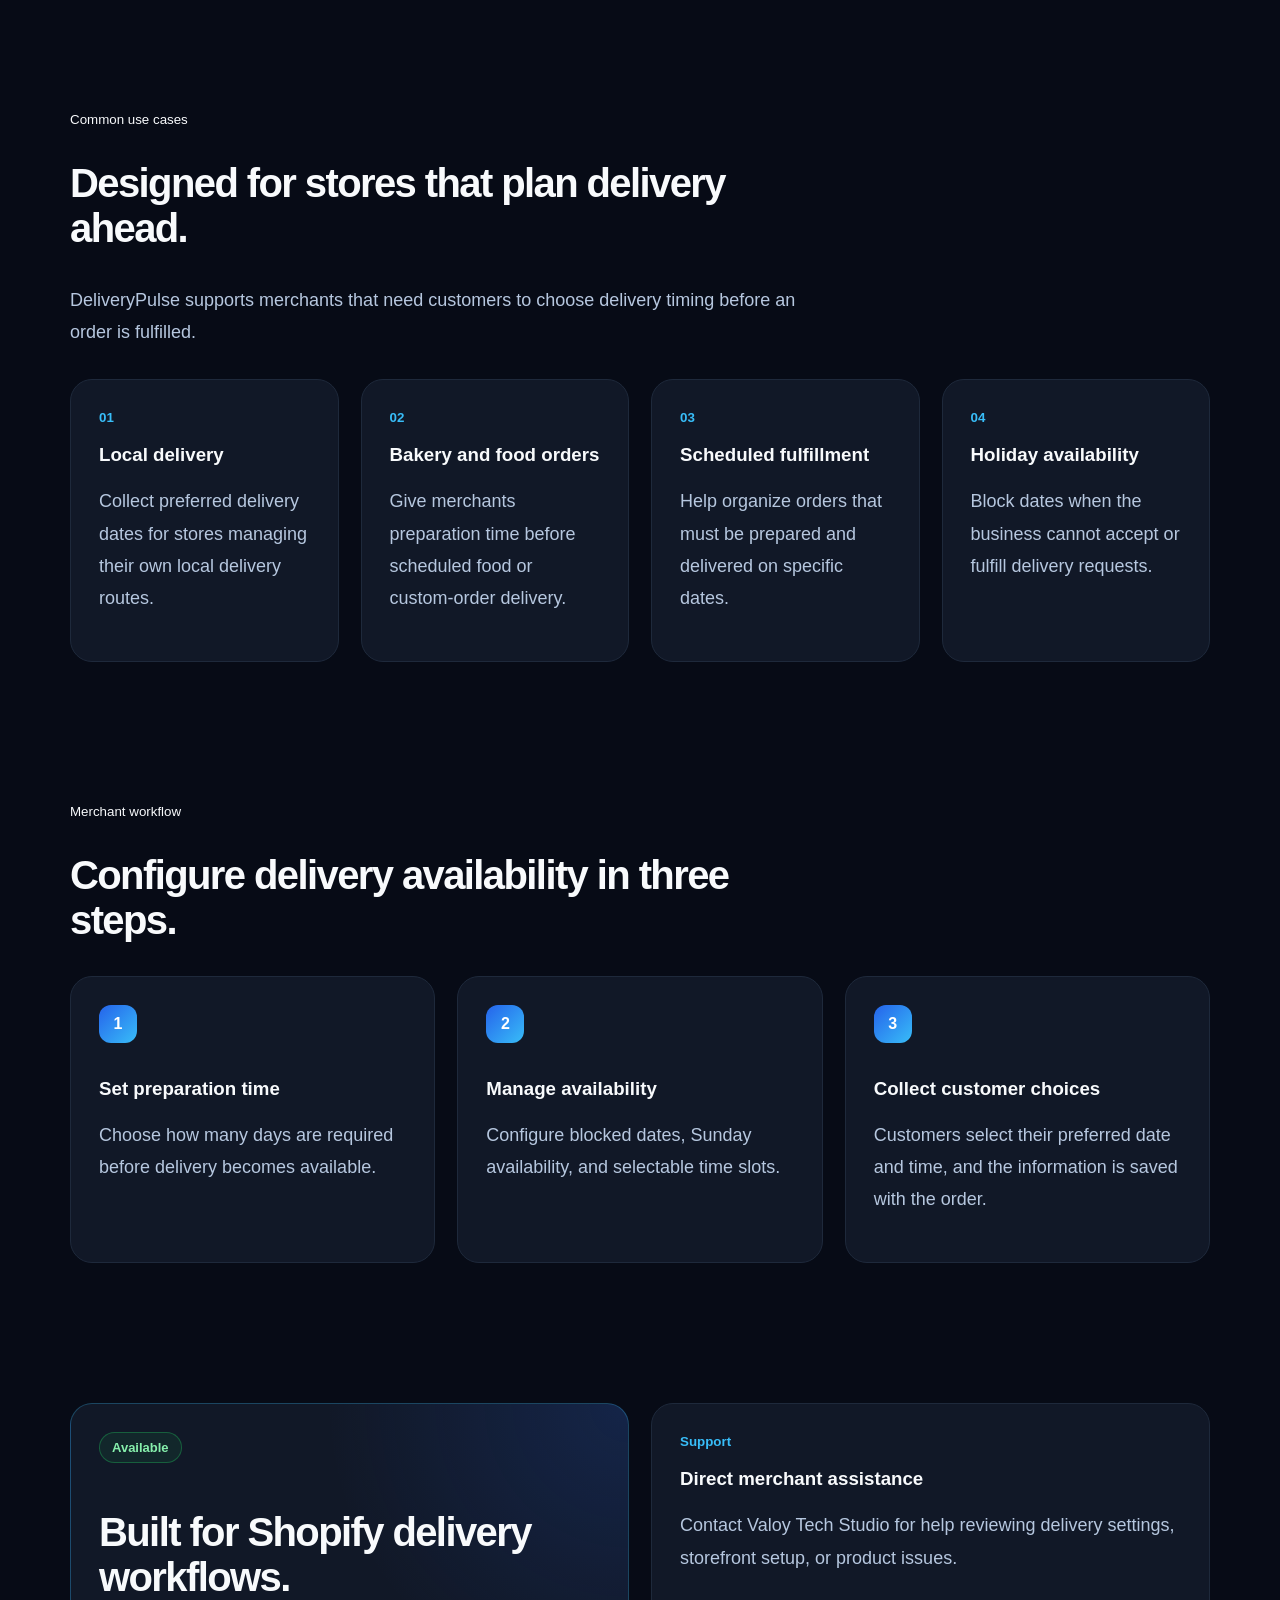
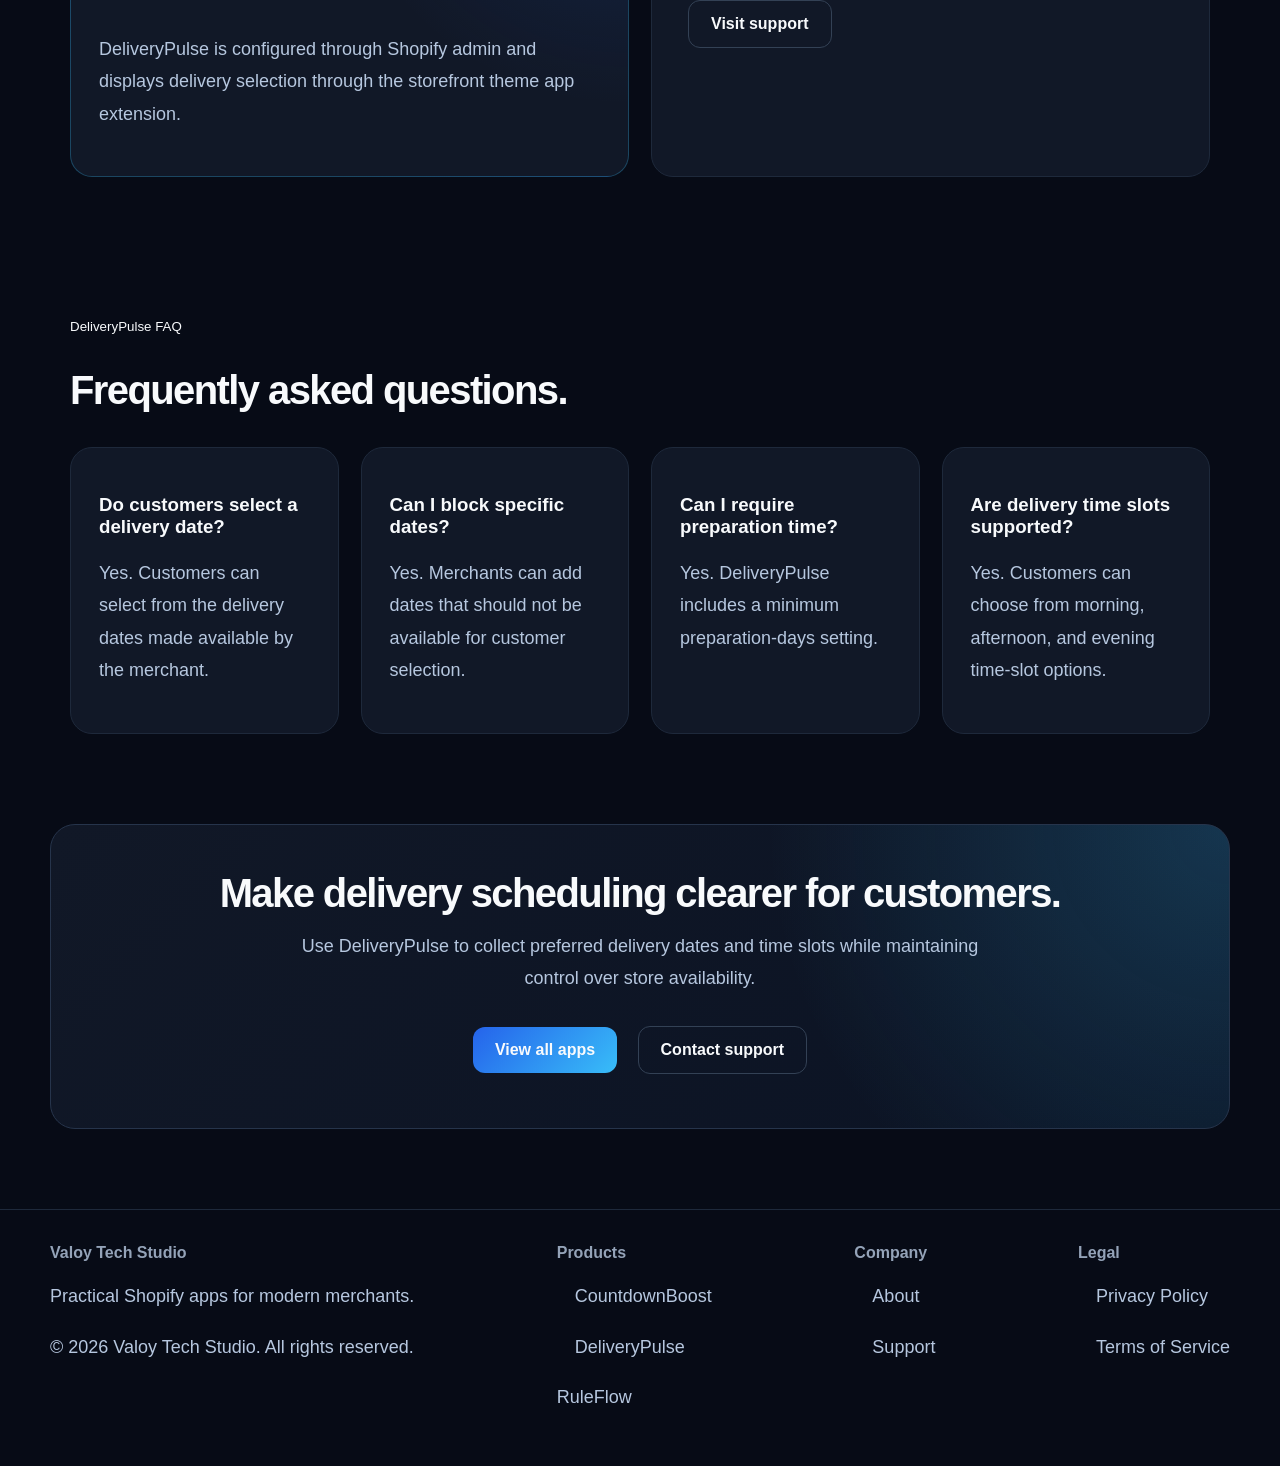
<file: deliverypulse.html>
<!DOCTYPE html>
<html lang="en">
<head>
  <meta charset="UTF-8">

  <meta
    name="viewport"
    content="width=device-width, initial-scale=1.0"
  >

  <meta
    name="description"
    content="DeliveryPulse helps Shopify merchants offer delivery date and time slot selection with preparation days, blocked dates, and availability controls."
  >

  <title>DeliveryPulse | Valoy Tech Studio</title>

  <link rel="stylesheet" href="assets/style.css">

  <style>
    .product-hero {
      max-width: 1180px;
      margin: 0 auto;
      padding: 90px 20px 70px;
      display: grid;
      grid-template-columns: 1.08fr .92fr;
      gap: 56px;
      align-items: center;
    }

    .product-eyebrow {
      display: inline-block;
      padding: 8px 15px;
      margin-bottom: 22px;
      border: 1px solid #2563eb;
      border-radius: 999px;
      background: rgba(37, 99, 235, .1);
      color: #60a5fa;
      font-size: 14px;
      font-weight: 700;
    }

    .product-hero h1 {
      margin: 0 0 22px;
      font-size: 62px;
      line-height: 1.04;
      letter-spacing: -.05em;
    }

    .product-hero p {
      max-width: 680px;
      margin: 0 0 28px;
    }

    .product-panel {
      position: relative;
      overflow: hidden;
      padding: 28px;
      border: 1px solid #25324a;
      border-radius: 24px;
      background:
        radial-gradient(circle at top right, rgba(56, 189, 248, .18), transparent 38%),
        linear-gradient(180deg, #111827, #0d1525);
      box-shadow: 0 30px 80px rgba(0, 0, 0, .35);
    }

    .product-panel-label {
      margin-bottom: 18px;
      color: #8ea6c9;
      font-size: 13px;
      font-weight: 700;
      letter-spacing: .08em;
      text-transform: uppercase;
    }

    .delivery-preview {
      border: 1px solid #334155;
      border-radius: 18px;
      background: #0f172a;
      overflow: hidden;
    }

    .delivery-preview-header {
      padding: 18px 20px;
      border-bottom: 1px solid #273449;
    }

    .delivery-preview-header small {
      color: #38bdf8;
      font-weight: 800;
    }

    .delivery-preview-header h3 {
      margin: 7px 0 0;
      font-size: 21px;
    }

    .delivery-preview-body {
      padding: 22px;
    }

    .calendar-row {
      display: grid;
      grid-template-columns: repeat(4, 1fr);
      gap: 9px;
      margin-bottom: 18px;
    }

    .date-box {
      padding: 13px 8px;
      border: 1px solid #2b3950;
      border-radius: 12px;
      background: #111c30;
      text-align: center;
    }

    .date-box.active {
      border-color: #38bdf8;
      background: rgba(56, 189, 248, .12);
    }

    .date-box span {
      display: block;
      color: #8298b8;
      font-size: 11px;
      text-transform: uppercase;
    }

    .date-box strong {
      display: block;
      margin-top: 4px;
      font-size: 19px;
    }

    .slot-label {
      margin: 18px 0 10px;
      color: #8ea6c9;
      font-size: 13px;
      font-weight: 700;
    }

    .slot-row {
      display: grid;
      grid-template-columns: repeat(3, 1fr);
      gap: 9px;
    }

    .slot {
      padding: 11px 8px;
      border: 1px solid #2b3950;
      border-radius: 10px;
      color: #cbd5e1;
      font-size: 13px;
      text-align: center;
    }

    .slot.active {
      border-color: #38bdf8;
      background: rgba(56, 189, 248, .1);
      color: #fff;
    }

    .section-intro {
      max-width: 760px;
      margin-bottom: 30px;
    }

    .feature-check {
      display: flex;
      gap: 13px;
      align-items: flex-start;
    }

    .check-icon {
      flex: 0 0 auto;
      width: 28px;
      height: 28px;
      display: grid;
      place-items: center;
      margin-top: 2px;
      border: 1px solid rgba(56, 189, 248, .35);
      border-radius: 9px;
      background: rgba(56, 189, 248, .1);
      color: #38bdf8;
      font-weight: 900;
    }

    .step-number {
      display: inline-grid;
      width: 38px;
      height: 38px;
      place-items: center;
      margin-bottom: 16px;
      border-radius: 12px;
      background: linear-gradient(135deg, #2563eb, #38bdf8);
      color: #fff;
      font-weight: 900;
    }

    .status-card {
      border-color: rgba(56, 189, 248, .28);
      background:
        radial-gradient(circle at top right, rgba(37, 99, 235, .17), transparent 45%),
        #111827;
    }

    .status-pill {
      display: inline-block;
      padding: 7px 12px;
      margin-bottom: 14px;
      border: 1px solid rgba(34, 197, 94, .35);
      border-radius: 999px;
      background: rgba(34, 197, 94, .09);
      color: #86efac;
      font-size: 13px;
      font-weight: 800;
    }

    .product-cta {
      max-width: 1180px;
      margin: 20px auto 80px;
      padding: 46px 34px;
      border: 1px solid #26344b;
      border-radius: 25px;
      background:
        radial-gradient(circle at top right, rgba(56, 189, 248, .2), transparent 38%),
        linear-gradient(135deg, #111827, #0b1324);
      text-align: center;
    }

    .product-cta h2 {
      margin: 0 0 14px;
    }

    .product-cta p {
      max-width: 700px;
      margin: 0 auto 24px;
    }

    @media (max-width: 860px) {
      .product-hero {
        grid-template-columns: 1fr;
        padding-top: 65px;
      }

      .product-hero h1 {
        font-size: 47px;
      }
    }

    @media (max-width: 560px) {
      .calendar-row {
        grid-template-columns: repeat(2, 1fr);
      }

      .slot-row {
        grid-template-columns: 1fr;
      }
    }
  </style>
</head>

<body>

  <nav class="nav">
    <a class="logo" href="index.html">
      Valoy Tech Studio
    </a>

    <div>
      <a href="index.html#apps">Apps</a>
      <a href="about.html">About</a>
      <a href="index.html#faq">FAQ</a>
      <a href="support.html">Support</a>
      <a href="privacy.html">Privacy</a>
      <a href="terms.html">Terms</a>
    </div>
  </nav>


  <header class="product-hero">

    <div>
      <div class="product-eyebrow">
        Delivery scheduling
      </div>

      <h1>
        DeliveryPulse
      </h1>

      <p>
        Let customers choose preferred delivery dates and time slots
        while merchants control preparation time, unavailable dates,
        and delivery availability.
      </p>

      <a class="btn primary" href="#features">
        Explore features
      </a>

      <a class="btn secondary" href="support.html">
        Contact support
      </a>
    </div>


    <div class="product-panel">

      <div class="product-panel-label">
        Delivery selection preview
      </div>

      <div class="delivery-preview">

        <div class="delivery-preview-header">
          <small>DeliveryPulse</small>
          <h3>Select your delivery date</h3>
        </div>

        <div class="delivery-preview-body">

          <div class="calendar-row">

            <div class="date-box">
              <span>Mon</span>
              <strong>14</strong>
            </div>

            <div class="date-box active">
              <span>Tue</span>
              <strong>15</strong>
            </div>

            <div class="date-box">
              <span>Wed</span>
              <strong>16</strong>
            </div>

            <div class="date-box">
              <span>Thu</span>
              <strong>17</strong>
            </div>

          </div>

          <div class="slot-label">
            Preferred time slot
          </div>

          <div class="slot-row">
            <div class="slot">Morning</div>
            <div class="slot active">Afternoon</div>
            <div class="slot">Evening</div>
          </div>

        </div>
      </div>
    </div>

  </header>


  <section class="section">

    <div class="section-intro">
      <small>Product overview</small>

      <h2>
        Give customers a clearer delivery scheduling experience.
      </h2>

      <p>
        DeliveryPulse adds delivery date and time-slot selection to
        the storefront while giving merchants practical controls for
        managing availability.
      </p>
    </div>

    <div class="grid">

      <article class="card">
        <div class="feature-check">
          <span class="check-icon">✓</span>

          <div>
            <h3>Delivery date selection</h3>
            <p>
              Let customers choose an available delivery date
              before completing their order.
            </p>
          </div>
        </div>
      </article>


      <article class="card">
        <div class="feature-check">
          <span class="check-icon">✓</span>

          <div>
            <h3>Time-slot options</h3>
            <p>
              Offer morning, afternoon, and evening delivery
              preferences.
            </p>
          </div>
        </div>
      </article>


      <article class="card">
        <div class="feature-check">
          <span class="check-icon">✓</span>

          <div>
            <h3>Preparation days</h3>
            <p>
              Set the minimum number of days required before
              an order can be delivered.
            </p>
          </div>
        </div>
      </article>


      <article class="card">
        <div class="feature-check">
          <span class="check-icon">✓</span>

          <div>
            <h3>Blocked dates</h3>
            <p>
              Prevent customers from selecting holidays,
              closed dates, or unavailable delivery days.
            </p>
          </div>
        </div>
      </article>


      <article class="card">
        <div class="feature-check">
          <span class="check-icon">✓</span>

          <div>
            <h3>Sunday availability control</h3>
            <p>
              Disable Sunday delivery when it is not available
              for the store.
            </p>
          </div>
        </div>
      </article>


      <article class="card">
        <div class="feature-check">
          <span class="check-icon">✓</span>

          <div>
            <h3>Order details saved</h3>
            <p>
              Selected delivery information is stored with the
              order for merchant reference.
            </p>
          </div>
        </div>
      </article>

    </div>
  </section>


  <section class="section" id="features">

    <div class="section-intro">
      <small>Common use cases</small>

      <h2>
        Designed for stores that plan delivery ahead.
      </h2>

      <p>
        DeliveryPulse supports merchants that need customers to choose
        delivery timing before an order is fulfilled.
      </p>
    </div>

    <div class="grid">

      <article class="card">
        <small>01</small>
        <h3>Local delivery</h3>
        <p>
          Collect preferred delivery dates for stores managing
          their own local delivery routes.
        </p>
      </article>


      <article class="card">
        <small>02</small>
        <h3>Bakery and food orders</h3>
        <p>
          Give merchants preparation time before scheduled
          food or custom-order delivery.
        </p>
      </article>


      <article class="card">
        <small>03</small>
        <h3>Scheduled fulfillment</h3>
        <p>
          Help organize orders that must be prepared and delivered
          on specific dates.
        </p>
      </article>


      <article class="card">
        <small>04</small>
        <h3>Holiday availability</h3>
        <p>
          Block dates when the business cannot accept or fulfill
          delivery requests.
        </p>
      </article>

    </div>
  </section>


  <section class="section">

    <div class="section-intro">
      <small>Merchant workflow</small>

      <h2>
        Configure delivery availability in three steps.
      </h2>
    </div>

    <div class="grid">

      <article class="card">
        <span class="step-number">1</span>
        <h3>Set preparation time</h3>
        <p>
          Choose how many days are required before delivery
          becomes available.
        </p>
      </article>


      <article class="card">
        <span class="step-number">2</span>
        <h3>Manage availability</h3>
        <p>
          Configure blocked dates, Sunday availability,
          and selectable time slots.
        </p>
      </article>


      <article class="card">
        <span class="step-number">3</span>
        <h3>Collect customer choices</h3>
        <p>
          Customers select their preferred date and time,
          and the information is saved with the order.
        </p>
      </article>

    </div>
  </section>


  <section class="section">

    <div class="grid">

      <article class="card status-card">
        <span class="status-pill">
          Available
        </span>

        <h2>
          Built for Shopify delivery workflows.
        </h2>

        <p>
          DeliveryPulse is configured through Shopify admin and
          displays delivery selection through the storefront theme
          app extension.
        </p>
      </article>


      <article class="card">
        <small>Support</small>

        <h3>Direct merchant assistance</h3>

        <p>
          Contact Valoy Tech Studio for help reviewing delivery
          settings, storefront setup, or product issues.
        </p>

        <a class="btn secondary" href="support.html">
          Visit support
        </a>
      </article>

    </div>
  </section>


  <section class="section">

    <div class="section-intro">
      <small>DeliveryPulse FAQ</small>

      <h2>
        Frequently asked questions.
      </h2>
    </div>

    <div class="grid">

      <article class="card">
        <h3>Do customers select a delivery date?</h3>
        <p>
          Yes. Customers can select from the delivery dates
          made available by the merchant.
        </p>
      </article>


      <article class="card">
        <h3>Can I block specific dates?</h3>
        <p>
          Yes. Merchants can add dates that should not be
          available for customer selection.
        </p>
      </article>


      <article class="card">
        <h3>Can I require preparation time?</h3>
        <p>
          Yes. DeliveryPulse includes a minimum preparation-days
          setting.
        </p>
      </article>


      <article class="card">
        <h3>Are delivery time slots supported?</h3>
        <p>
          Yes. Customers can choose from morning, afternoon,
          and evening time-slot options.
        </p>
      </article>

    </div>
  </section>


  <section class="product-cta">

    <h2>
      Make delivery scheduling clearer for customers.
    </h2>

    <p>
      Use DeliveryPulse to collect preferred delivery dates and
      time slots while maintaining control over store availability.
    </p>

    <a class="btn primary" href="index.html#apps">
      View all apps
    </a>

    <a class="btn secondary" href="support.html">
      Contact support
    </a>

  </section>


  <footer class="footer">

    <div class="footer-inner">

      <div>
        <strong>Valoy Tech Studio</strong>

        <p>
          Practical Shopify apps for modern merchants.
        </p>

        <p>
          © 2026 Valoy Tech Studio. All rights reserved.
        </p>
      </div>


      <div>
        <strong>Products</strong>

        <p>
          <a href="countdownboost.html">
            CountdownBoost
          </a>
        </p>

        <p>
          <a href="deliverypulse.html">
            DeliveryPulse
          </a>
        </p>

        <p>RuleFlow</p>
      </div>


      <div>
        <strong>Company</strong>

        <p>
          <a href="about.html">About</a>
        </p>

        <p>
          <a href="support.html">Support</a>
        </p>
      </div>


      <div>
        <strong>Legal</strong>

        <p>
          <a href="privacy.html">Privacy Policy</a>
        </p>

        <p>
          <a href="terms.html">Terms of Service</a>
        </p>
      </div>

    </div>

  </footer>

</body>
</html>
</file>
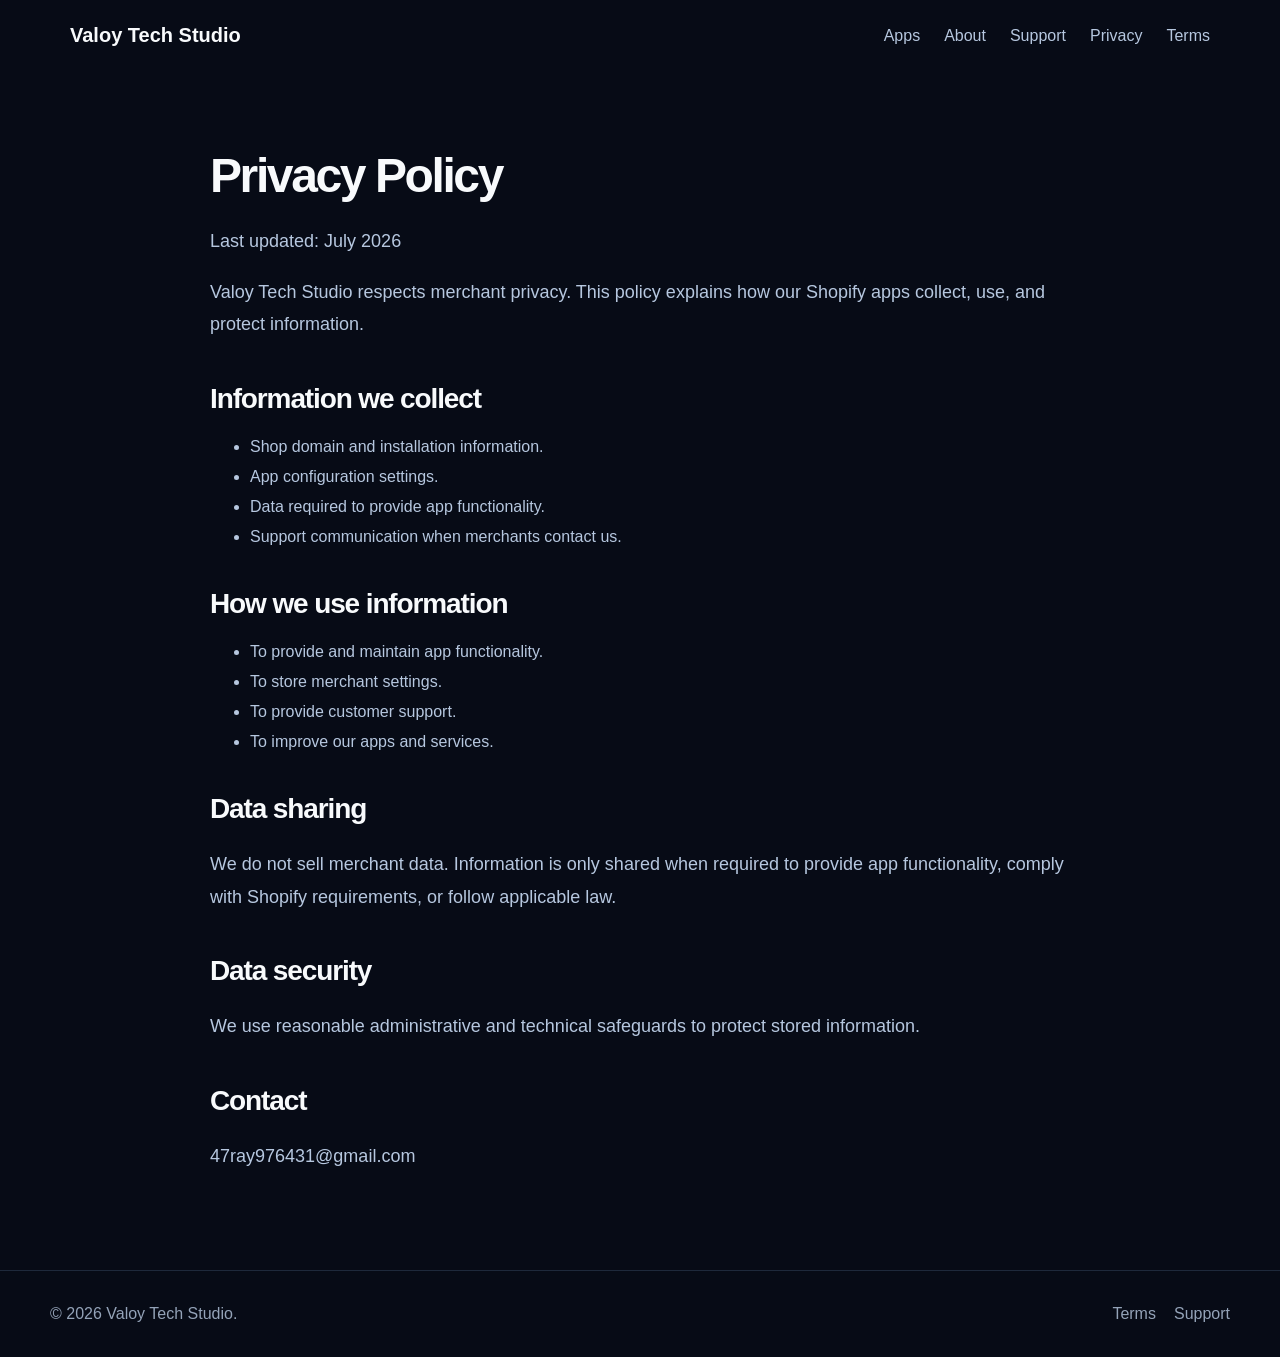
<file: privacy.html>
<!DOCTYPE html>
<html lang="en"><head><meta charset="UTF-8"><meta name="viewport" content="width=device-width, initial-scale=1.0"><title>Privacy Policy | Valoy Tech Studio</title><link rel="stylesheet" href="assets/style.css"></head>
<body>
<nav class="nav"><div class="logo">Valoy Tech Studio</div><div><a href="index.html">Apps</a><a href="about.html">About</a><a href="support.html">Support</a><a href="privacy.html">Privacy</a><a href="terms.html">Terms</a></div></nav>
<main class="page">
<h1>Privacy Policy</h1>
<p>Last updated: July 2026</p>
<p>Valoy Tech Studio respects merchant privacy. This policy explains how our Shopify apps collect, use, and protect information.</p>
<h2>Information we collect</h2>
<ul class="list"><li>Shop domain and installation information.</li><li>App configuration settings.</li><li>Data required to provide app functionality.</li><li>Support communication when merchants contact us.</li></ul>
<h2>How we use information</h2>
<ul class="list"><li>To provide and maintain app functionality.</li><li>To store merchant settings.</li><li>To provide customer support.</li><li>To improve our apps and services.</li></ul>
<h2>Data sharing</h2>
<p>We do not sell merchant data. Information is only shared when required to provide app functionality, comply with Shopify requirements, or follow applicable law.</p>
<h2>Data security</h2>
<p>We use reasonable administrative and technical safeguards to protect stored information.</p>
<h2>Contact</h2>
<p>47ray976431@gmail.com</p>
</main>
<footer class="footer"><div class="footer-inner"><div>© 2026 Valoy Tech Studio.</div><div><a href="terms.html">Terms</a><a href="support.html">Support</a></div></div></footer>
</body></html>
</file>
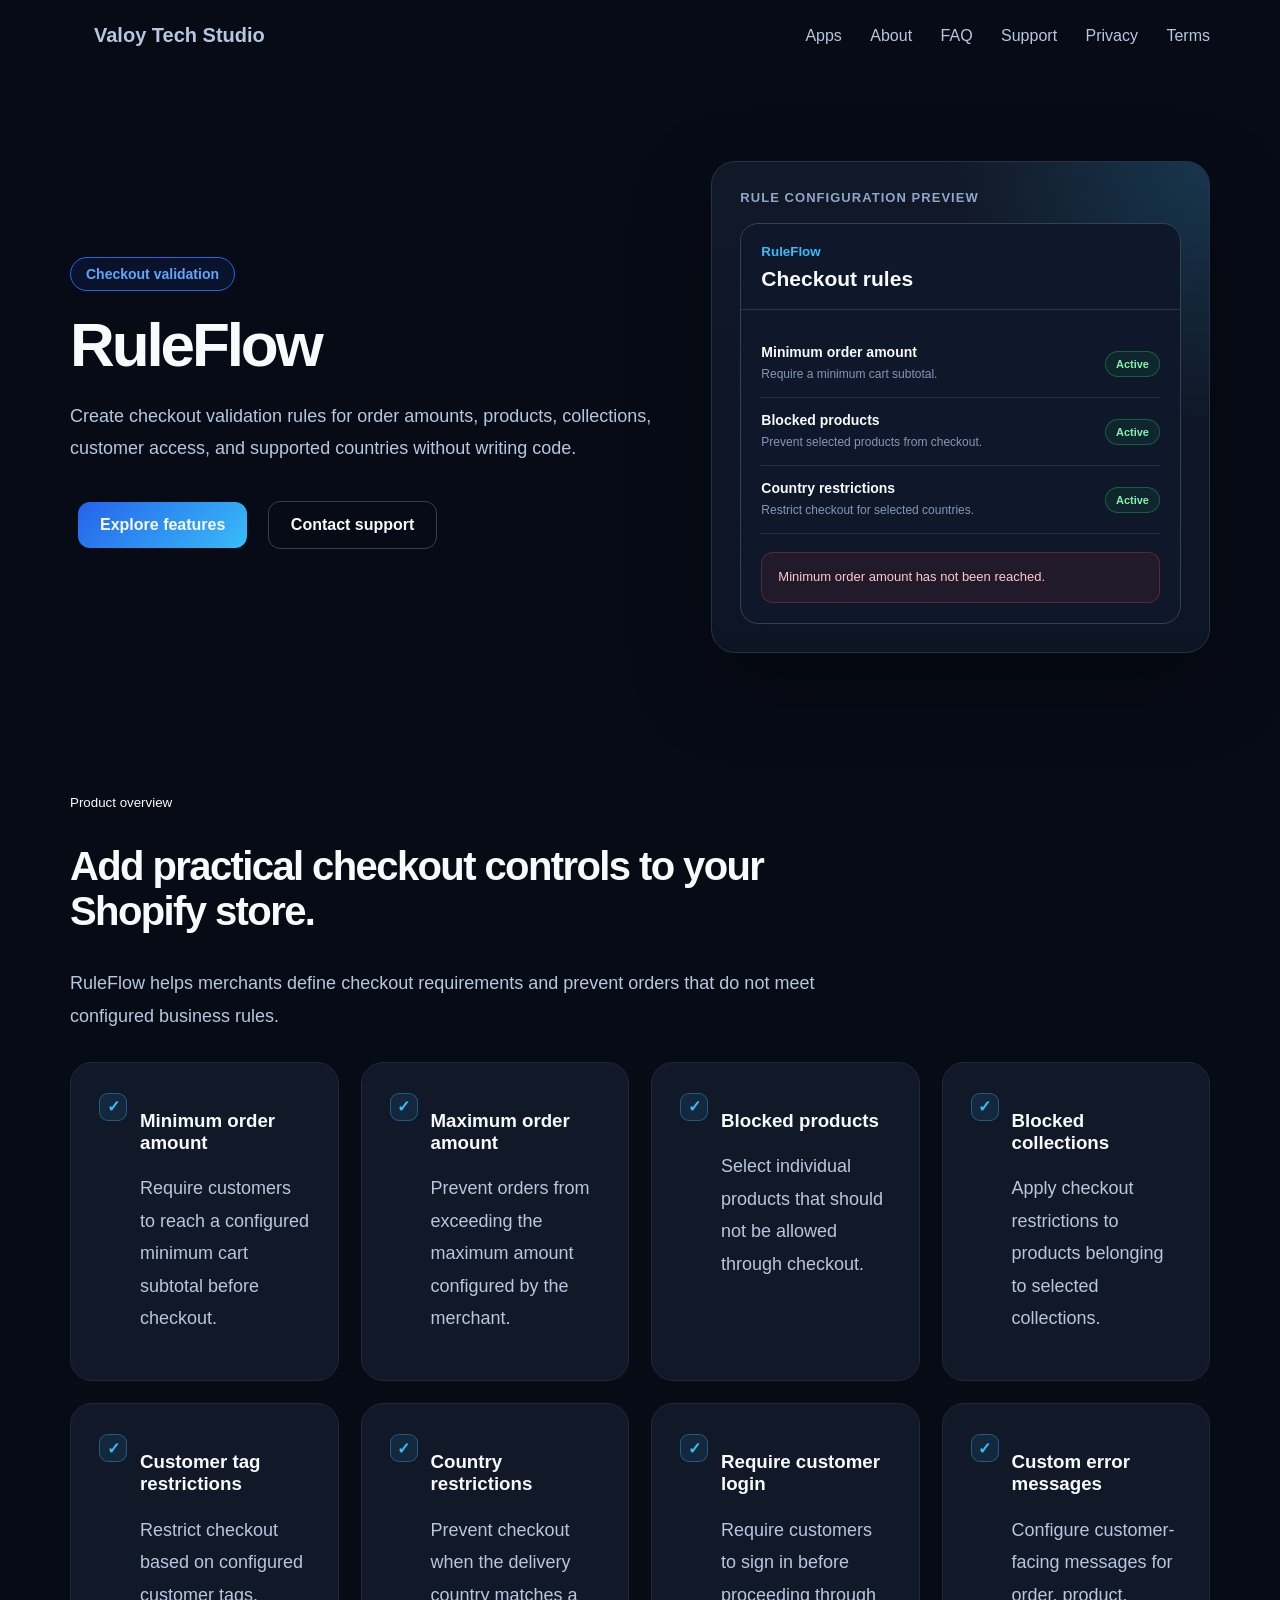
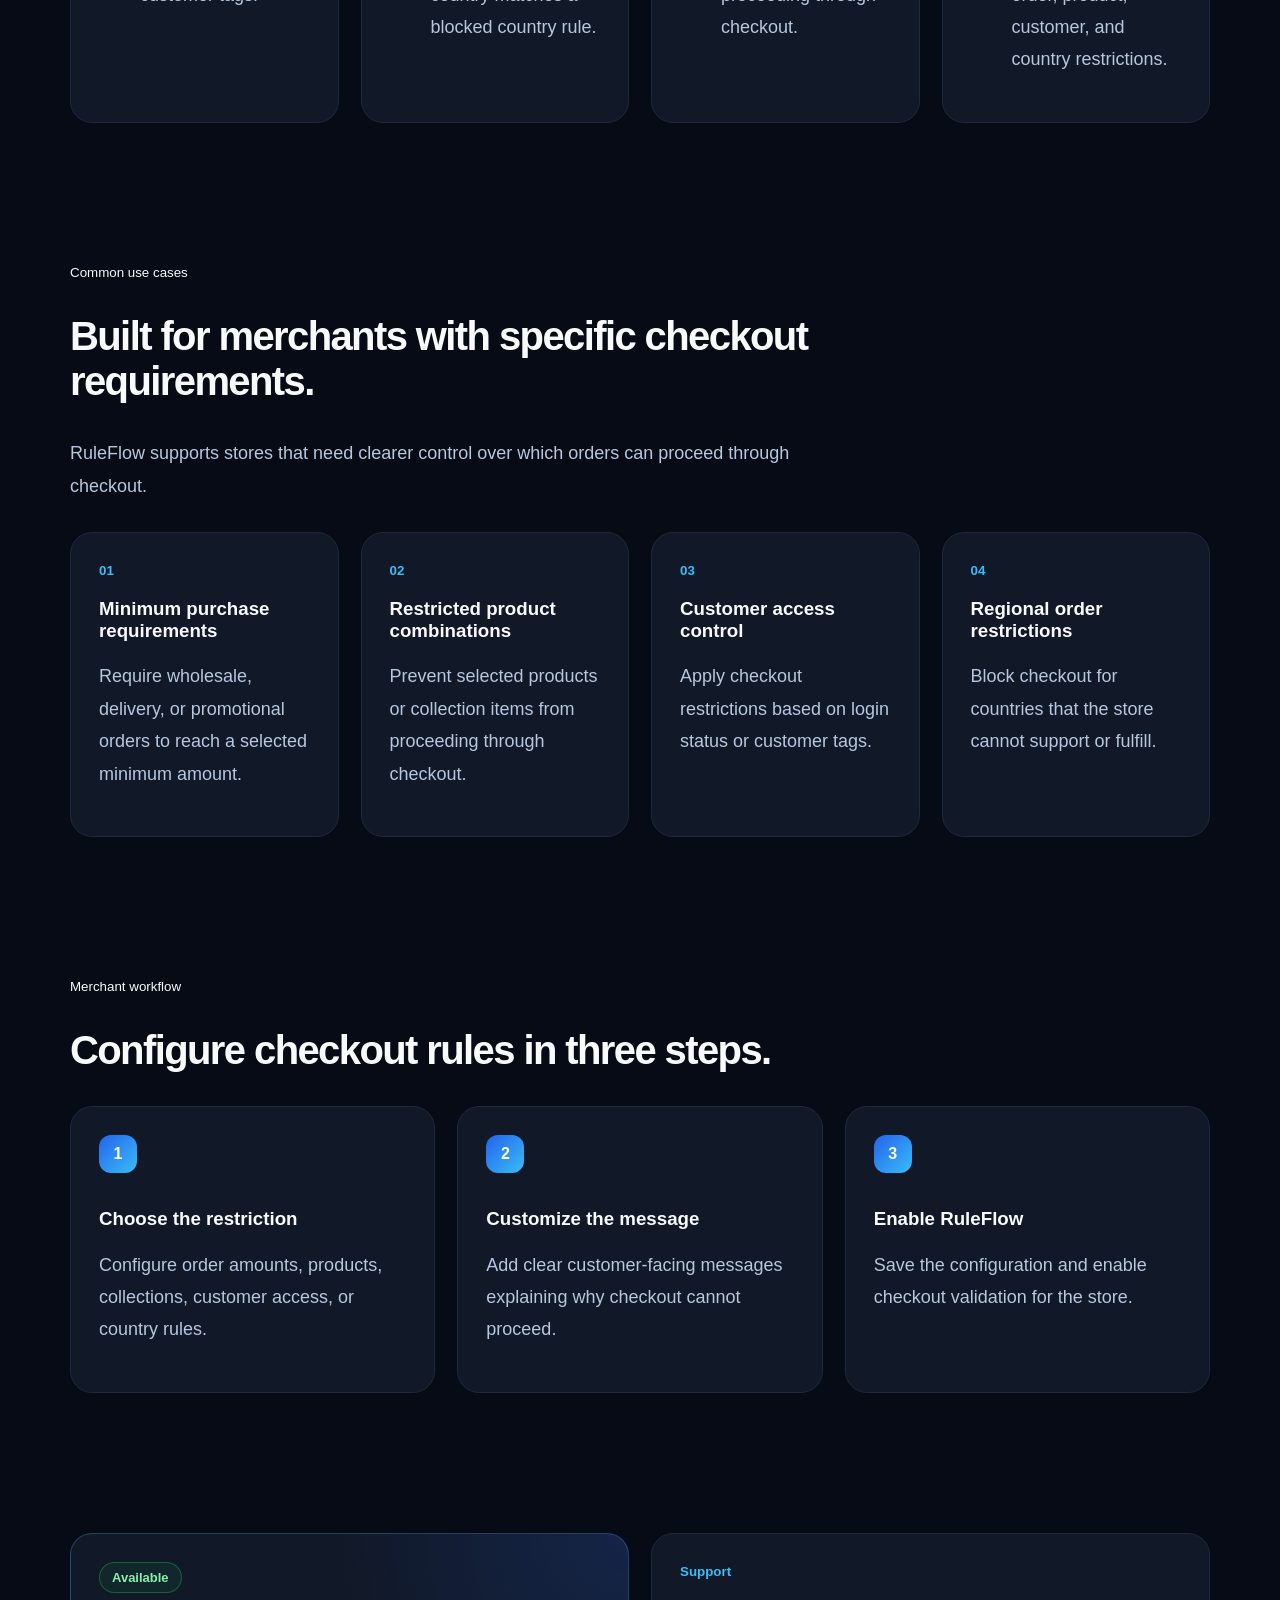
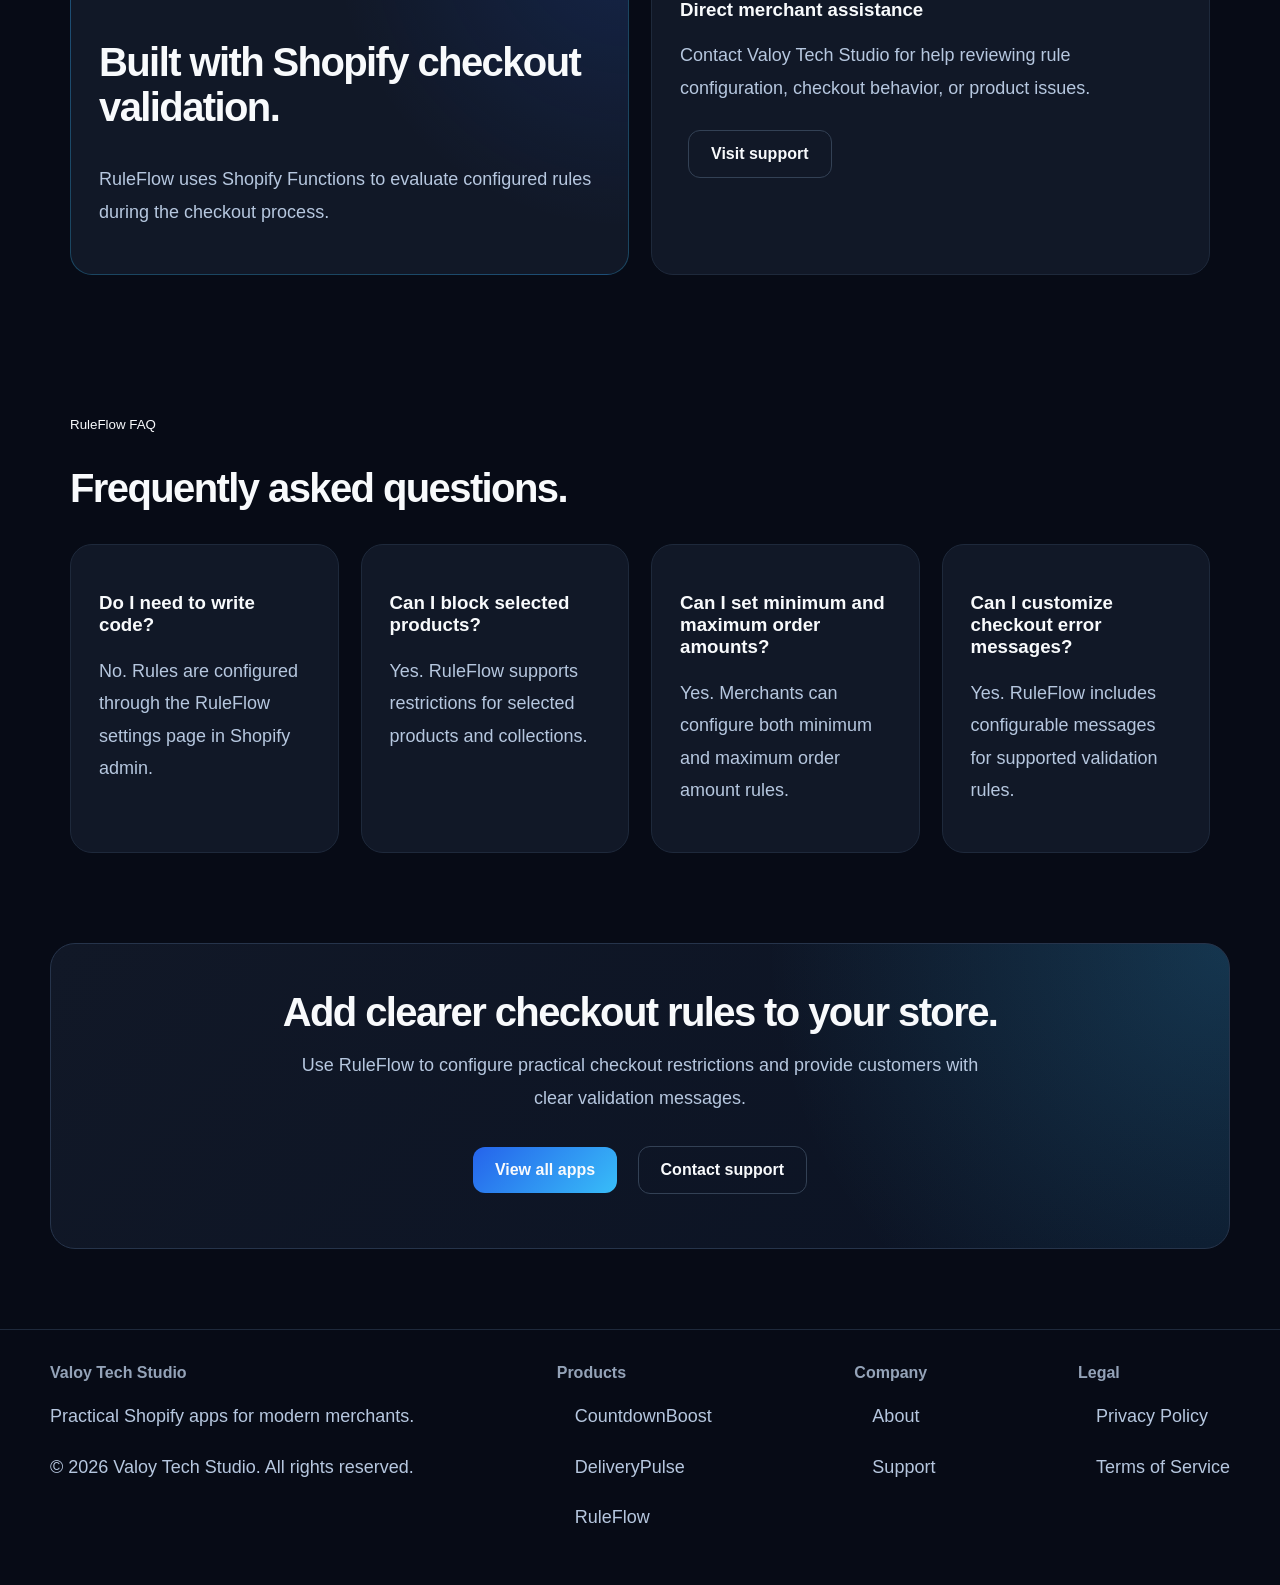
<file: ruleflow.html>
<!DOCTYPE html>
<html lang="en">
<head>
  <meta charset="UTF-8">

  <meta
    name="viewport"
    content="width=device-width, initial-scale=1.0"
  >

  <meta
    name="description"
    content="RuleFlow helps Shopify merchants create checkout validation rules for order amounts, products, collections, customer tags, login requirements, and countries."
  >

  <title>RuleFlow | Valoy Tech Studio</title>

  <link rel="stylesheet" href="assets/style.css">

  <style>
    .product-hero {
      max-width: 1180px;
      margin: 0 auto;
      padding: 90px 20px 70px;
      display: grid;
      grid-template-columns: 1.08fr .92fr;
      gap: 56px;
      align-items: center;
    }

    .product-eyebrow {
      display: inline-block;
      padding: 8px 15px;
      margin-bottom: 22px;
      border: 1px solid #2563eb;
      border-radius: 999px;
      background: rgba(37, 99, 235, .1);
      color: #60a5fa;
      font-size: 14px;
      font-weight: 700;
    }

    .product-hero h1 {
      margin: 0 0 22px;
      font-size: 62px;
      line-height: 1.04;
      letter-spacing: -.05em;
    }

    .product-hero p {
      max-width: 680px;
      margin: 0 0 28px;
    }

    .product-panel {
      position: relative;
      overflow: hidden;
      padding: 28px;
      border: 1px solid #25324a;
      border-radius: 24px;
      background:
        radial-gradient(circle at top right, rgba(56, 189, 248, .18), transparent 38%),
        linear-gradient(180deg, #111827, #0d1525);
      box-shadow: 0 30px 80px rgba(0, 0, 0, .35);
    }

    .product-panel-label {
      margin-bottom: 18px;
      color: #8ea6c9;
      font-size: 13px;
      font-weight: 700;
      letter-spacing: .08em;
      text-transform: uppercase;
    }

    .rule-preview {
      overflow: hidden;
      border: 1px solid #334155;
      border-radius: 18px;
      background: #0f172a;
    }

    .rule-preview-header {
      padding: 18px 20px;
      border-bottom: 1px solid #273449;
    }

    .rule-preview-header small {
      color: #38bdf8;
      font-weight: 800;
    }

    .rule-preview-header h3 {
      margin: 7px 0 0;
      font-size: 21px;
    }

    .rule-preview-body {
      padding: 20px;
    }

    .rule-item {
      display: flex;
      justify-content: space-between;
      gap: 16px;
      align-items: center;
      padding: 14px 0;
      border-bottom: 1px solid #223047;
    }

    .rule-item:last-child {
      border-bottom: 0;
    }

    .rule-copy strong {
      display: block;
      margin-bottom: 4px;
      color: #f8fafc;
      font-size: 14px;
    }

    .rule-copy span {
      color: #8298b8;
      font-size: 12px;
      line-height: 1.5;
    }

    .rule-status {
      flex: 0 0 auto;
      padding: 6px 10px;
      border: 1px solid rgba(34, 197, 94, .35);
      border-radius: 999px;
      background: rgba(34, 197, 94, .09);
      color: #86efac;
      font-size: 11px;
      font-weight: 800;
    }

    .validation-message {
      margin-top: 18px;
      padding: 14px 16px;
      border: 1px solid rgba(239, 68, 68, .3);
      border-radius: 12px;
      background: rgba(239, 68, 68, .08);
      color: #fecaca;
      font-size: 13px;
      line-height: 1.6;
    }

    .section-intro {
      max-width: 760px;
      margin-bottom: 30px;
    }

    .feature-check {
      display: flex;
      gap: 13px;
      align-items: flex-start;
    }

    .check-icon {
      flex: 0 0 auto;
      width: 28px;
      height: 28px;
      display: grid;
      place-items: center;
      margin-top: 2px;
      border: 1px solid rgba(56, 189, 248, .35);
      border-radius: 9px;
      background: rgba(56, 189, 248, .1);
      color: #38bdf8;
      font-weight: 900;
    }

    .step-number {
      display: inline-grid;
      width: 38px;
      height: 38px;
      place-items: center;
      margin-bottom: 16px;
      border-radius: 12px;
      background: linear-gradient(135deg, #2563eb, #38bdf8);
      color: #fff;
      font-weight: 900;
    }

    .status-card {
      border-color: rgba(56, 189, 248, .28);
      background:
        radial-gradient(circle at top right, rgba(37, 99, 235, .17), transparent 45%),
        #111827;
    }

    .status-pill {
      display: inline-block;
      padding: 7px 12px;
      margin-bottom: 14px;
      border: 1px solid rgba(34, 197, 94, .35);
      border-radius: 999px;
      background: rgba(34, 197, 94, .09);
      color: #86efac;
      font-size: 13px;
      font-weight: 800;
    }

    .product-cta {
      max-width: 1180px;
      margin: 20px auto 80px;
      padding: 46px 34px;
      border: 1px solid #26344b;
      border-radius: 25px;
      background:
        radial-gradient(circle at top right, rgba(56, 189, 248, .2), transparent 38%),
        linear-gradient(135deg, #111827, #0b1324);
      text-align: center;
    }

    .product-cta h2 {
      margin: 0 0 14px;
    }

    .product-cta p {
      max-width: 700px;
      margin: 0 auto 24px;
    }

    @media (max-width: 860px) {
      .product-hero {
        grid-template-columns: 1fr;
        padding-top: 65px;
      }

      .product-hero h1 {
        font-size: 47px;
      }
    }
  </style>
</head>

<body>

  <nav class="nav">
    <a class="logo" href="index.html">
      Valoy Tech Studio
    </a>

    <div>
      <a href="index.html#apps">Apps</a>
      <a href="about.html">About</a>
      <a href="index.html#faq">FAQ</a>
      <a href="support.html">Support</a>
      <a href="privacy.html">Privacy</a>
      <a href="terms.html">Terms</a>
    </div>
  </nav>


  <header class="product-hero">

    <div>
      <div class="product-eyebrow">
        Checkout validation
      </div>

      <h1>
        RuleFlow
      </h1>

      <p>
        Create checkout validation rules for order amounts,
        products, collections, customer access, and supported
        countries without writing code.
      </p>

      <a class="btn primary" href="#features">
        Explore features
      </a>

      <a class="btn secondary" href="support.html">
        Contact support
      </a>
    </div>


    <div class="product-panel">

      <div class="product-panel-label">
        Rule configuration preview
      </div>

      <div class="rule-preview">

        <div class="rule-preview-header">
          <small>RuleFlow</small>
          <h3>Checkout rules</h3>
        </div>

        <div class="rule-preview-body">

          <div class="rule-item">
            <div class="rule-copy">
              <strong>Minimum order amount</strong>
              <span>Require a minimum cart subtotal.</span>
            </div>

            <div class="rule-status">
              Active
            </div>
          </div>


          <div class="rule-item">
            <div class="rule-copy">
              <strong>Blocked products</strong>
              <span>Prevent selected products from checkout.</span>
            </div>

            <div class="rule-status">
              Active
            </div>
          </div>


          <div class="rule-item">
            <div class="rule-copy">
              <strong>Country restrictions</strong>
              <span>Restrict checkout for selected countries.</span>
            </div>

            <div class="rule-status">
              Active
            </div>
          </div>


          <div class="validation-message">
            Minimum order amount has not been reached.
          </div>

        </div>
      </div>
    </div>

  </header>


  <section class="section">

    <div class="section-intro">
      <small>Product overview</small>

      <h2>
        Add practical checkout controls to your Shopify store.
      </h2>

      <p>
        RuleFlow helps merchants define checkout requirements
        and prevent orders that do not meet configured business
        rules.
      </p>
    </div>

    <div class="grid">

      <article class="card">
        <div class="feature-check">
          <span class="check-icon">✓</span>

          <div>
            <h3>Minimum order amount</h3>

            <p>
              Require customers to reach a configured minimum
              cart subtotal before checkout.
            </p>
          </div>
        </div>
      </article>


      <article class="card">
        <div class="feature-check">
          <span class="check-icon">✓</span>

          <div>
            <h3>Maximum order amount</h3>

            <p>
              Prevent orders from exceeding the maximum amount
              configured by the merchant.
            </p>
          </div>
        </div>
      </article>


      <article class="card">
        <div class="feature-check">
          <span class="check-icon">✓</span>

          <div>
            <h3>Blocked products</h3>

            <p>
              Select individual products that should not be
              allowed through checkout.
            </p>
          </div>
        </div>
      </article>


      <article class="card">
        <div class="feature-check">
          <span class="check-icon">✓</span>

          <div>
            <h3>Blocked collections</h3>

            <p>
              Apply checkout restrictions to products belonging
              to selected collections.
            </p>
          </div>
        </div>
      </article>


      <article class="card">
        <div class="feature-check">
          <span class="check-icon">✓</span>

          <div>
            <h3>Customer tag restrictions</h3>

            <p>
              Restrict checkout based on configured customer
              tags.
            </p>
          </div>
        </div>
      </article>


      <article class="card">
        <div class="feature-check">
          <span class="check-icon">✓</span>

          <div>
            <h3>Country restrictions</h3>

            <p>
              Prevent checkout when the delivery country matches
              a blocked country rule.
            </p>
          </div>
        </div>
      </article>


      <article class="card">
        <div class="feature-check">
          <span class="check-icon">✓</span>

          <div>
            <h3>Require customer login</h3>

            <p>
              Require customers to sign in before proceeding
              through checkout.
            </p>
          </div>
        </div>
      </article>


      <article class="card">
        <div class="feature-check">
          <span class="check-icon">✓</span>

          <div>
            <h3>Custom error messages</h3>

            <p>
              Configure customer-facing messages for order,
              product, customer, and country restrictions.
            </p>
          </div>
        </div>
      </article>

    </div>
  </section>


  <section class="section" id="features">

    <div class="section-intro">
      <small>Common use cases</small>

      <h2>
        Built for merchants with specific checkout requirements.
      </h2>

      <p>
        RuleFlow supports stores that need clearer control over
        which orders can proceed through checkout.
      </p>
    </div>

    <div class="grid">

      <article class="card">
        <small>01</small>
        <h3>Minimum purchase requirements</h3>
        <p>
          Require wholesale, delivery, or promotional orders
          to reach a selected minimum amount.
        </p>
      </article>


      <article class="card">
        <small>02</small>
        <h3>Restricted product combinations</h3>
        <p>
          Prevent selected products or collection items from
          proceeding through checkout.
        </p>
      </article>


      <article class="card">
        <small>03</small>
        <h3>Customer access control</h3>
        <p>
          Apply checkout restrictions based on login status
          or customer tags.
        </p>
      </article>


      <article class="card">
        <small>04</small>
        <h3>Regional order restrictions</h3>
        <p>
          Block checkout for countries that the store cannot
          support or fulfill.
        </p>
      </article>

    </div>
  </section>


  <section class="section">

    <div class="section-intro">
      <small>Merchant workflow</small>

      <h2>
        Configure checkout rules in three steps.
      </h2>
    </div>

    <div class="grid">

      <article class="card">
        <span class="step-number">1</span>
        <h3>Choose the restriction</h3>
        <p>
          Configure order amounts, products, collections,
          customer access, or country rules.
        </p>
      </article>


      <article class="card">
        <span class="step-number">2</span>
        <h3>Customize the message</h3>
        <p>
          Add clear customer-facing messages explaining why
          checkout cannot proceed.
        </p>
      </article>


      <article class="card">
        <span class="step-number">3</span>
        <h3>Enable RuleFlow</h3>
        <p>
          Save the configuration and enable checkout validation
          for the store.
        </p>
      </article>

    </div>
  </section>


  <section class="section">

    <div class="grid">

      <article class="card status-card">
        <span class="status-pill">
          Available
        </span>

        <h2>
          Built with Shopify checkout validation.
        </h2>

        <p>
          RuleFlow uses Shopify Functions to evaluate configured
          rules during the checkout process.
        </p>
      </article>


      <article class="card">
        <small>Support</small>

        <h3>Direct merchant assistance</h3>

        <p>
          Contact Valoy Tech Studio for help reviewing rule
          configuration, checkout behavior, or product issues.
        </p>

        <a class="btn secondary" href="support.html">
          Visit support
        </a>
      </article>

    </div>
  </section>


  <section class="section">

    <div class="section-intro">
      <small>RuleFlow FAQ</small>

      <h2>
        Frequently asked questions.
      </h2>
    </div>

    <div class="grid">

      <article class="card">
        <h3>Do I need to write code?</h3>

        <p>
          No. Rules are configured through the RuleFlow
          settings page in Shopify admin.
        </p>
      </article>


      <article class="card">
        <h3>Can I block selected products?</h3>

        <p>
          Yes. RuleFlow supports restrictions for selected
          products and collections.
        </p>
      </article>


      <article class="card">
        <h3>Can I set minimum and maximum order amounts?</h3>

        <p>
          Yes. Merchants can configure both minimum and maximum
          order amount rules.
        </p>
      </article>


      <article class="card">
        <h3>Can I customize checkout error messages?</h3>

        <p>
          Yes. RuleFlow includes configurable messages for
          supported validation rules.
        </p>
      </article>

    </div>
  </section>


  <section class="product-cta">

    <h2>
      Add clearer checkout rules to your store.
    </h2>

    <p>
      Use RuleFlow to configure practical checkout restrictions
      and provide customers with clear validation messages.
    </p>

    <a class="btn primary" href="index.html#apps">
      View all apps
    </a>

    <a class="btn secondary" href="support.html">
      Contact support
    </a>

  </section>


  <footer class="footer">

    <div class="footer-inner">

      <div>
        <strong>Valoy Tech Studio</strong>

        <p>
          Practical Shopify apps for modern merchants.
        </p>

        <p>
          © 2026 Valoy Tech Studio. All rights reserved.
        </p>
      </div>


      <div>
        <strong>Products</strong>

        <p>
          <a href="countdownboost.html">
            CountdownBoost
          </a>
        </p>

        <p>
          <a href="deliverypulse.html">
            DeliveryPulse
          </a>
        </p>

        <p>
          <a href="ruleflow.html">
            RuleFlow
          </a>
        </p>
      </div>


      <div>
        <strong>Company</strong>

        <p>
          <a href="about.html">About</a>
        </p>

        <p>
          <a href="support.html">Support</a>
        </p>
      </div>


      <div>
        <strong>Legal</strong>

        <p>
          <a href="privacy.html">Privacy Policy</a>
        </p>

        <p>
          <a href="terms.html">Terms of Service</a>
        </p>
      </div>

    </div>

  </footer>

</body>
</html>
</file>
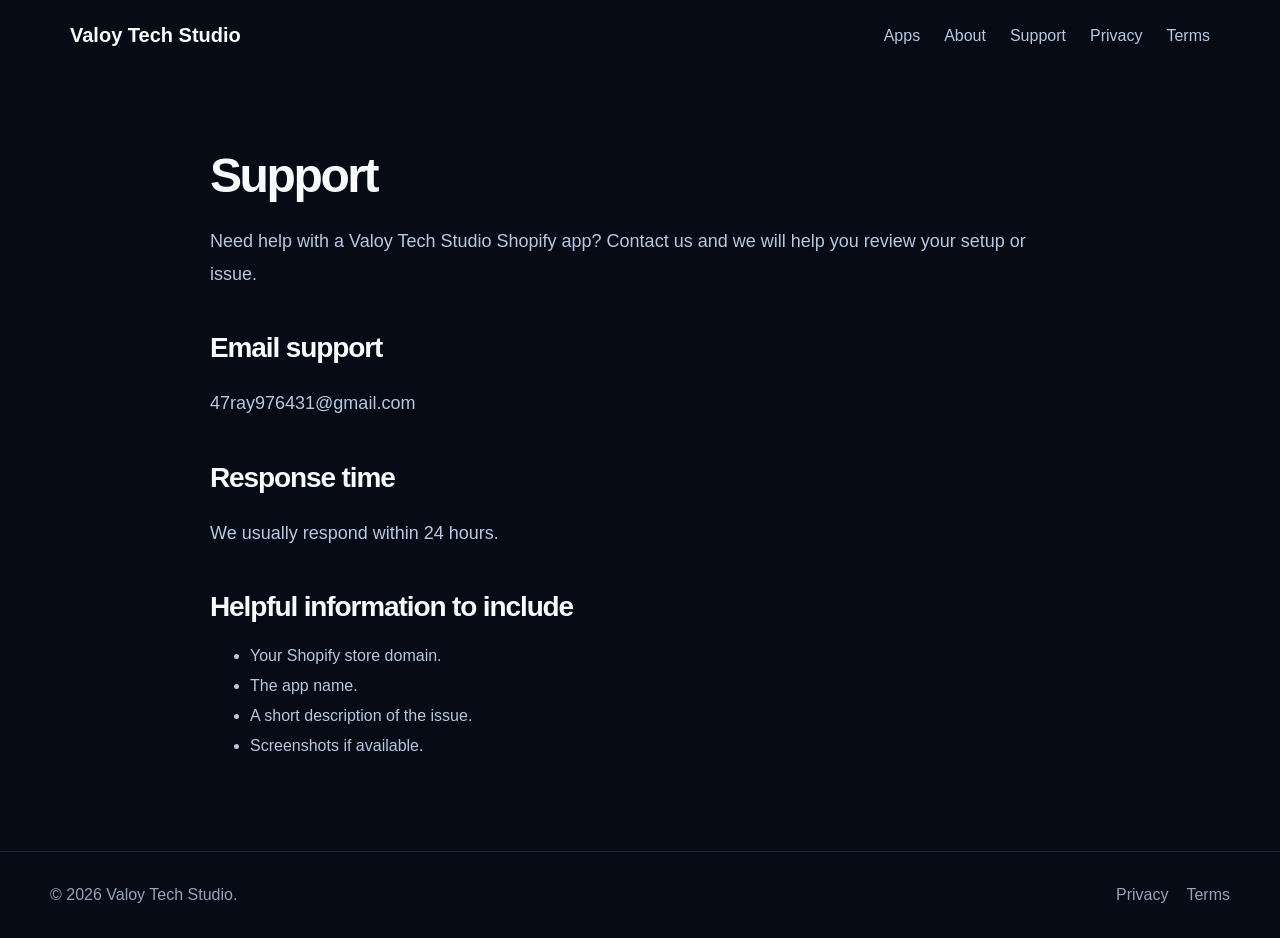
<file: support.html>
<!DOCTYPE html>
<html lang="en"><head><meta charset="UTF-8"><meta name="viewport" content="width=device-width, initial-scale=1.0"><title>Support | Valoy Tech Studio</title><link rel="stylesheet" href="assets/style.css"></head>
<body>
<nav class="nav"><div class="logo">Valoy Tech Studio</div><div><a href="index.html">Apps</a><a href="about.html">About</a><a href="support.html">Support</a><a href="privacy.html">Privacy</a><a href="terms.html">Terms</a></div></nav>
<main class="page">
<h1>Support</h1>
<p>Need help with a Valoy Tech Studio Shopify app? Contact us and we will help you review your setup or issue.</p>
<h2>Email support</h2>
<p>47ray976431@gmail.com</p>
<h2>Response time</h2>
<p>We usually respond within 24 hours.</p>
<h2>Helpful information to include</h2>
<ul class="list"><li>Your Shopify store domain.</li><li>The app name.</li><li>A short description of the issue.</li><li>Screenshots if available.</li></ul>
</main>
<footer class="footer"><div class="footer-inner"><div>© 2026 Valoy Tech Studio.</div><div><a href="privacy.html">Privacy</a><a href="terms.html">Terms</a></div></div></footer>
</body></html>
</file>
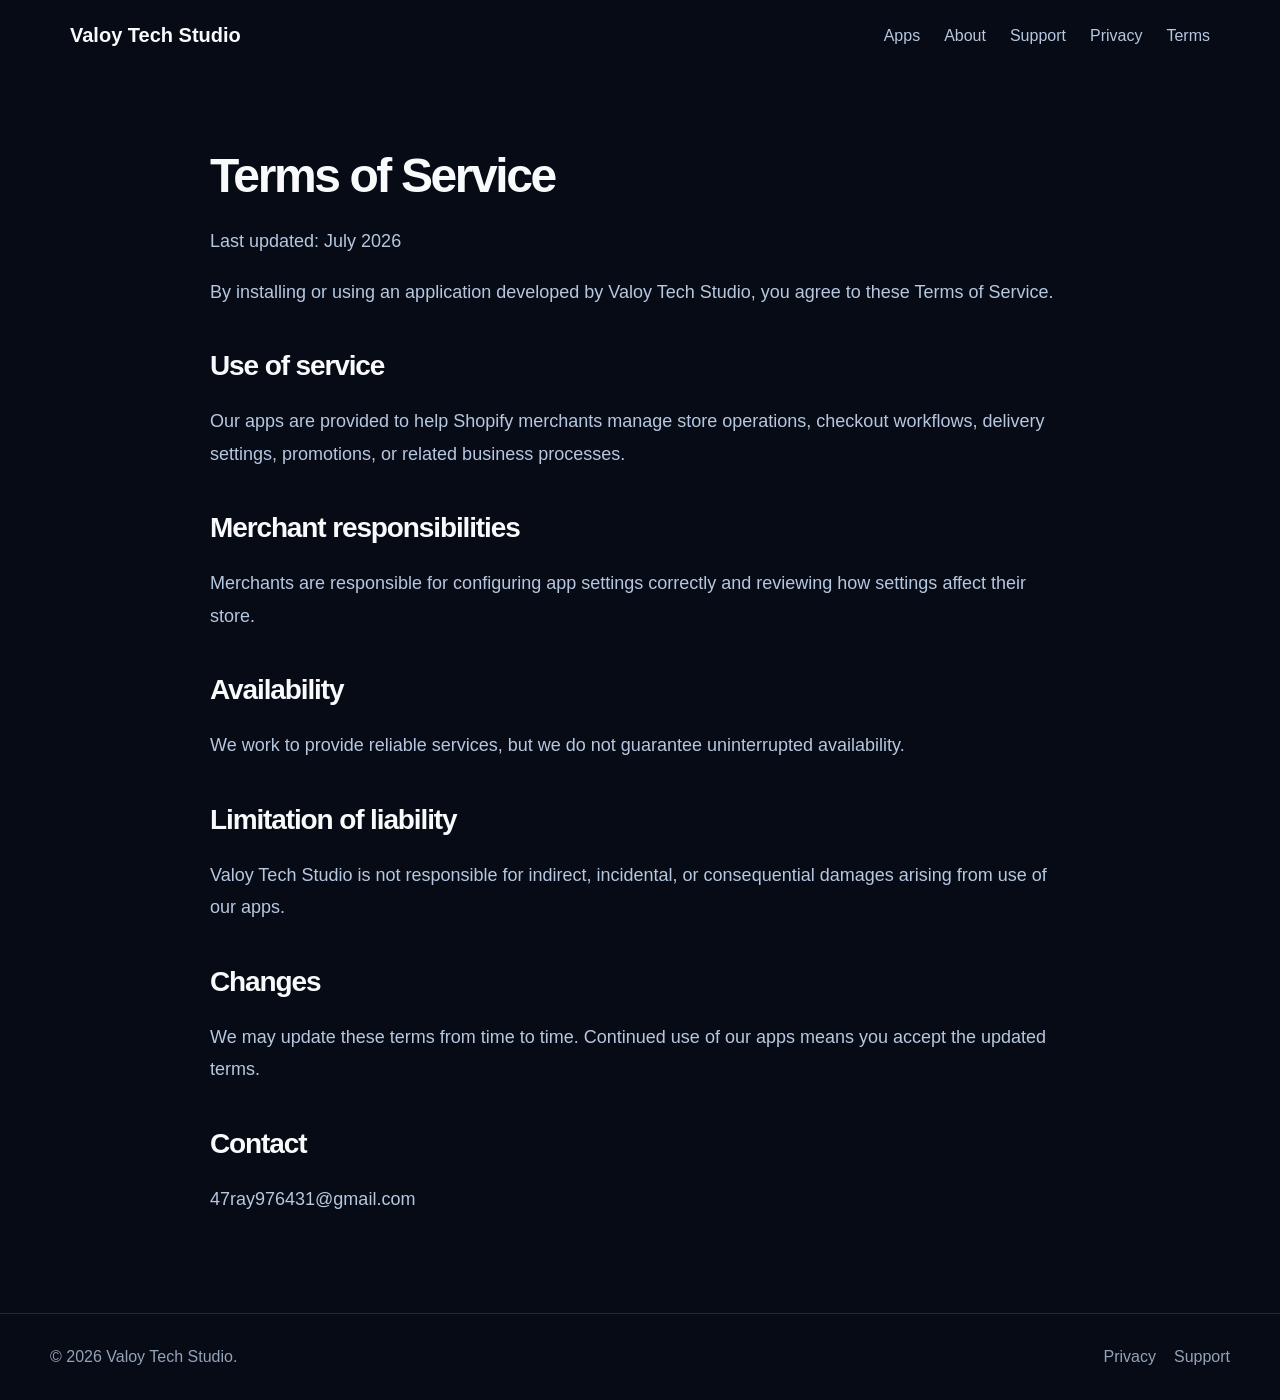
<file: terms.html>
<!DOCTYPE html>
<html lang="en"><head><meta charset="UTF-8"><meta name="viewport" content="width=device-width, initial-scale=1.0"><title>Terms of Service | Valoy Tech Studio</title><link rel="stylesheet" href="assets/style.css"></head>
<body>
<nav class="nav"><div class="logo">Valoy Tech Studio</div><div><a href="index.html">Apps</a><a href="about.html">About</a><a href="support.html">Support</a><a href="privacy.html">Privacy</a><a href="terms.html">Terms</a></div></nav>
<main class="page">
<h1>Terms of Service</h1>
<p>Last updated: July 2026</p>
<p>By installing or using an application developed by Valoy Tech Studio, you agree to these Terms of Service.</p>
<h2>Use of service</h2>
<p>Our apps are provided to help Shopify merchants manage store operations, checkout workflows, delivery settings, promotions, or related business processes.</p>
<h2>Merchant responsibilities</h2>
<p>Merchants are responsible for configuring app settings correctly and reviewing how settings affect their store.</p>
<h2>Availability</h2>
<p>We work to provide reliable services, but we do not guarantee uninterrupted availability.</p>
<h2>Limitation of liability</h2>
<p>Valoy Tech Studio is not responsible for indirect, incidental, or consequential damages arising from use of our apps.</p>
<h2>Changes</h2>
<p>We may update these terms from time to time. Continued use of our apps means you accept the updated terms.</p>
<h2>Contact</h2>
<p>47ray976431@gmail.com</p>
</main>
<footer class="footer"><div class="footer-inner"><div>© 2026 Valoy Tech Studio.</div><div><a href="privacy.html">Privacy</a><a href="support.html">Support</a></div></div></footer>
</body></html>
</file>
<file: assets/style.css>
*{box-sizing:border-box}body{margin:0;font-family:Inter,Arial,sans-serif;background:#070b16;color:#f8fafc}a{text-decoration:none;color:inherit}.nav{max-width:1180px;margin:auto;padding:24px 20px;display:flex;justify-content:space-between;align-items:center}.logo{font-size:20px;font-weight:800}.nav a{margin-left:24px;color:#b6c7df}.hero{max-width:1180px;margin:auto;padding:96px 20px;text-align:center}.badge{display:inline-block;border:1px solid #2563eb;color:#60a5fa;border-radius:999px;padding:8px 16px;margin-bottom:24px}h1{font-size:64px;line-height:1.05;letter-spacing:-.05em;margin:0 0 24px}h2{font-size:40px;letter-spacing:-.04em}p{color:#b6c7df;line-height:1.8;font-size:18px}.btn{display:inline-block;margin:8px;padding:14px 22px;border-radius:12px;font-weight:700}.primary{background:linear-gradient(135deg,#2563eb,#38bdf8)}.secondary{border:1px solid #334155}.section{max-width:1180px;margin:auto;padding:70px 20px}.grid{display:grid;grid-template-columns:repeat(auto-fit,minmax(260px,1fr));gap:22px}.card{background:#111827;border:1px solid #1e293b;border-radius:22px;padding:28px}.card small{color:#38bdf8;font-weight:700}.footer{border-top:1px solid #1e293b;padding:34px 20px;color:#94a3b8}.footer-inner{max-width:1180px;margin:auto;display:flex;justify-content:space-between;gap:20px;flex-wrap:wrap}.footer a{margin-left:18px}.page{max-width:900px;margin:auto;padding:80px 20px}.page h1{font-size:48px}.page h2{margin-top:42px;font-size:28px}.list li{margin:12px 0;color:#b6c7df}@media(max-width:720px){h1{font-size:42px}.nav{flex-direction:column;gap:18px}.nav a{margin:0 10px}}
</file>
